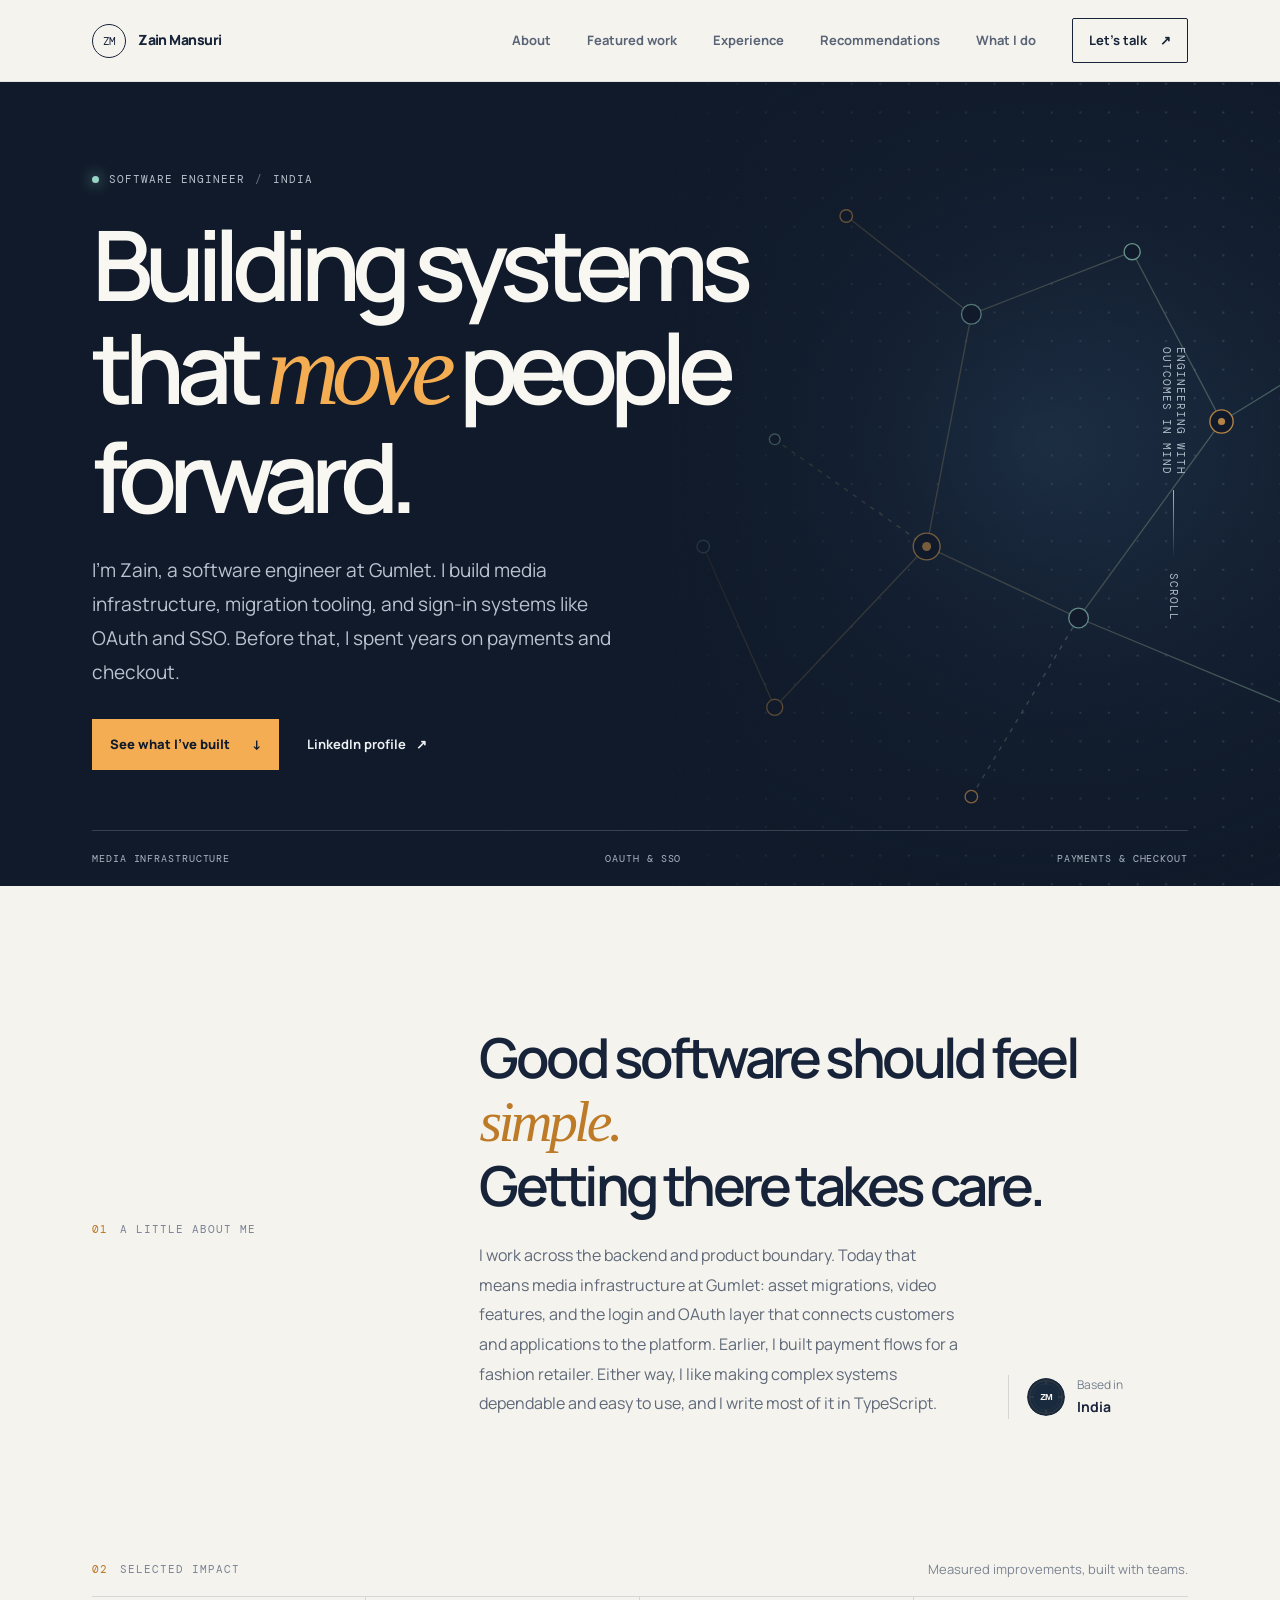
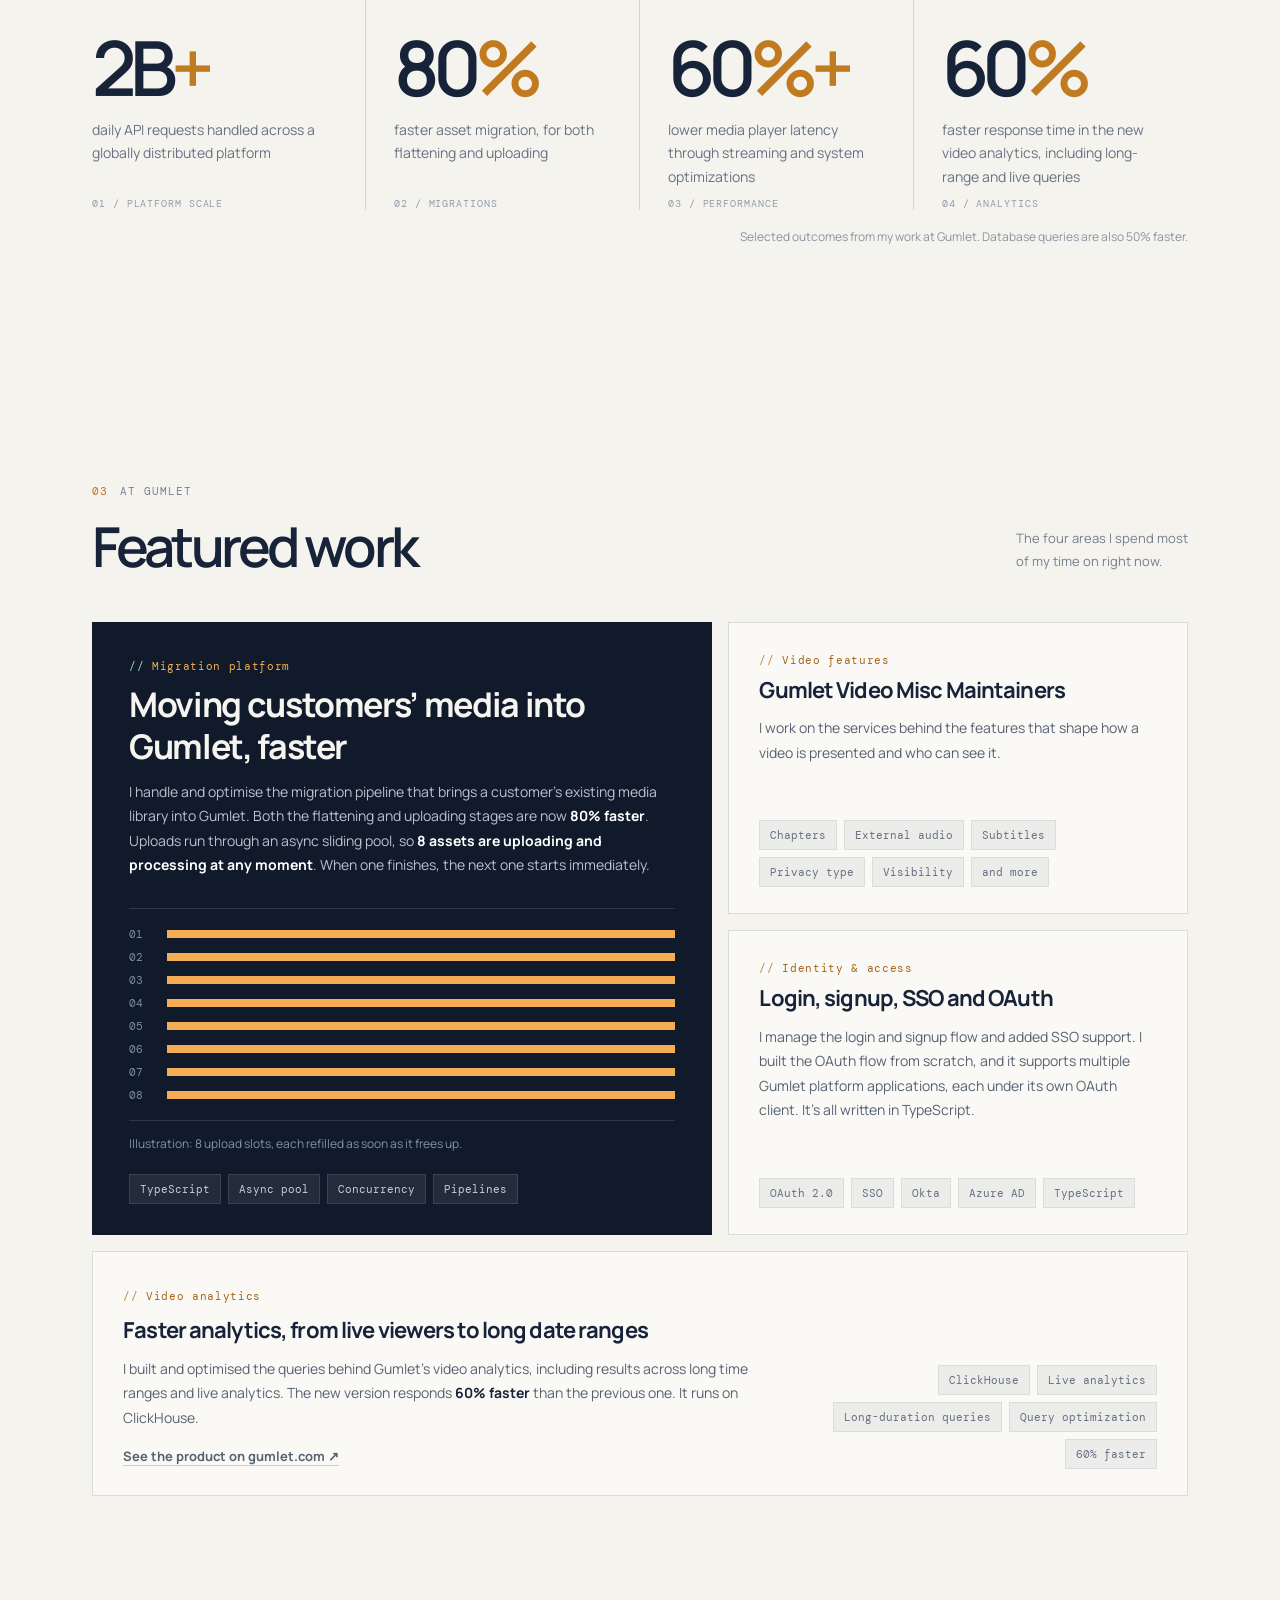
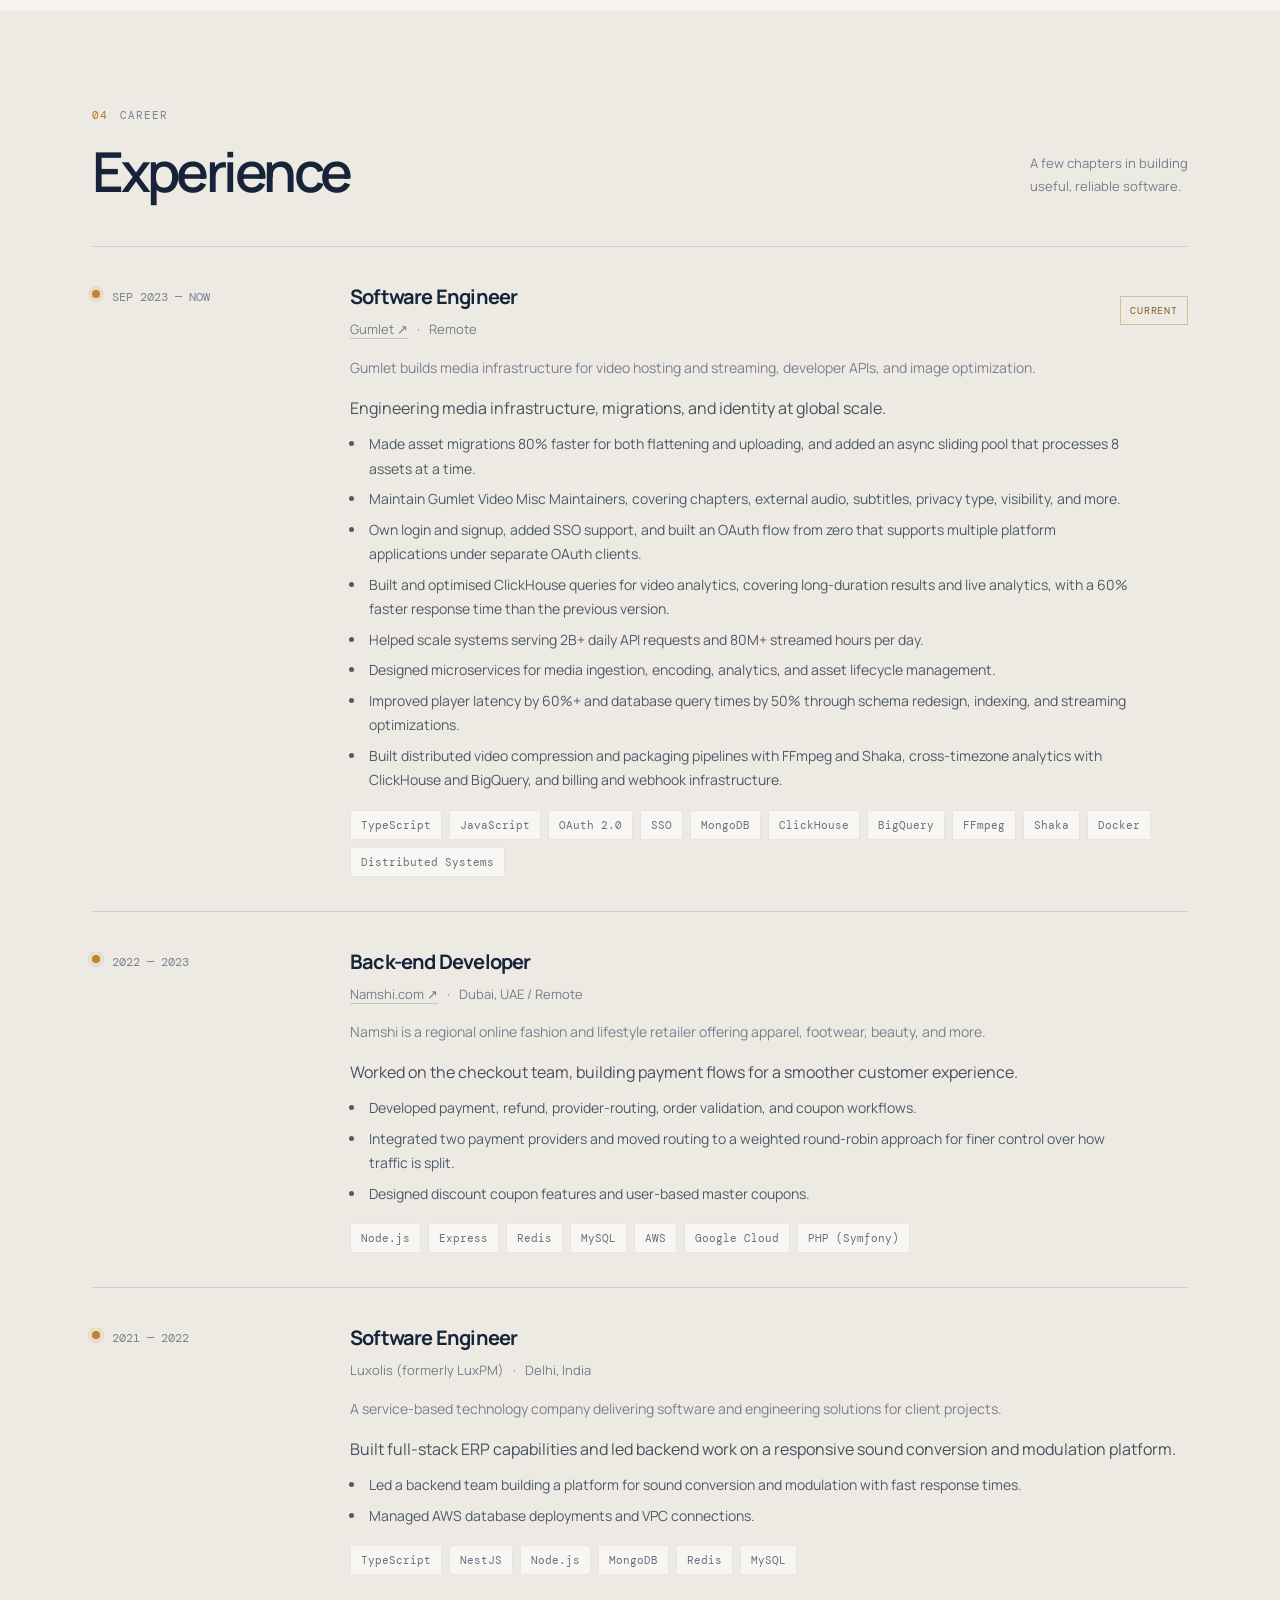
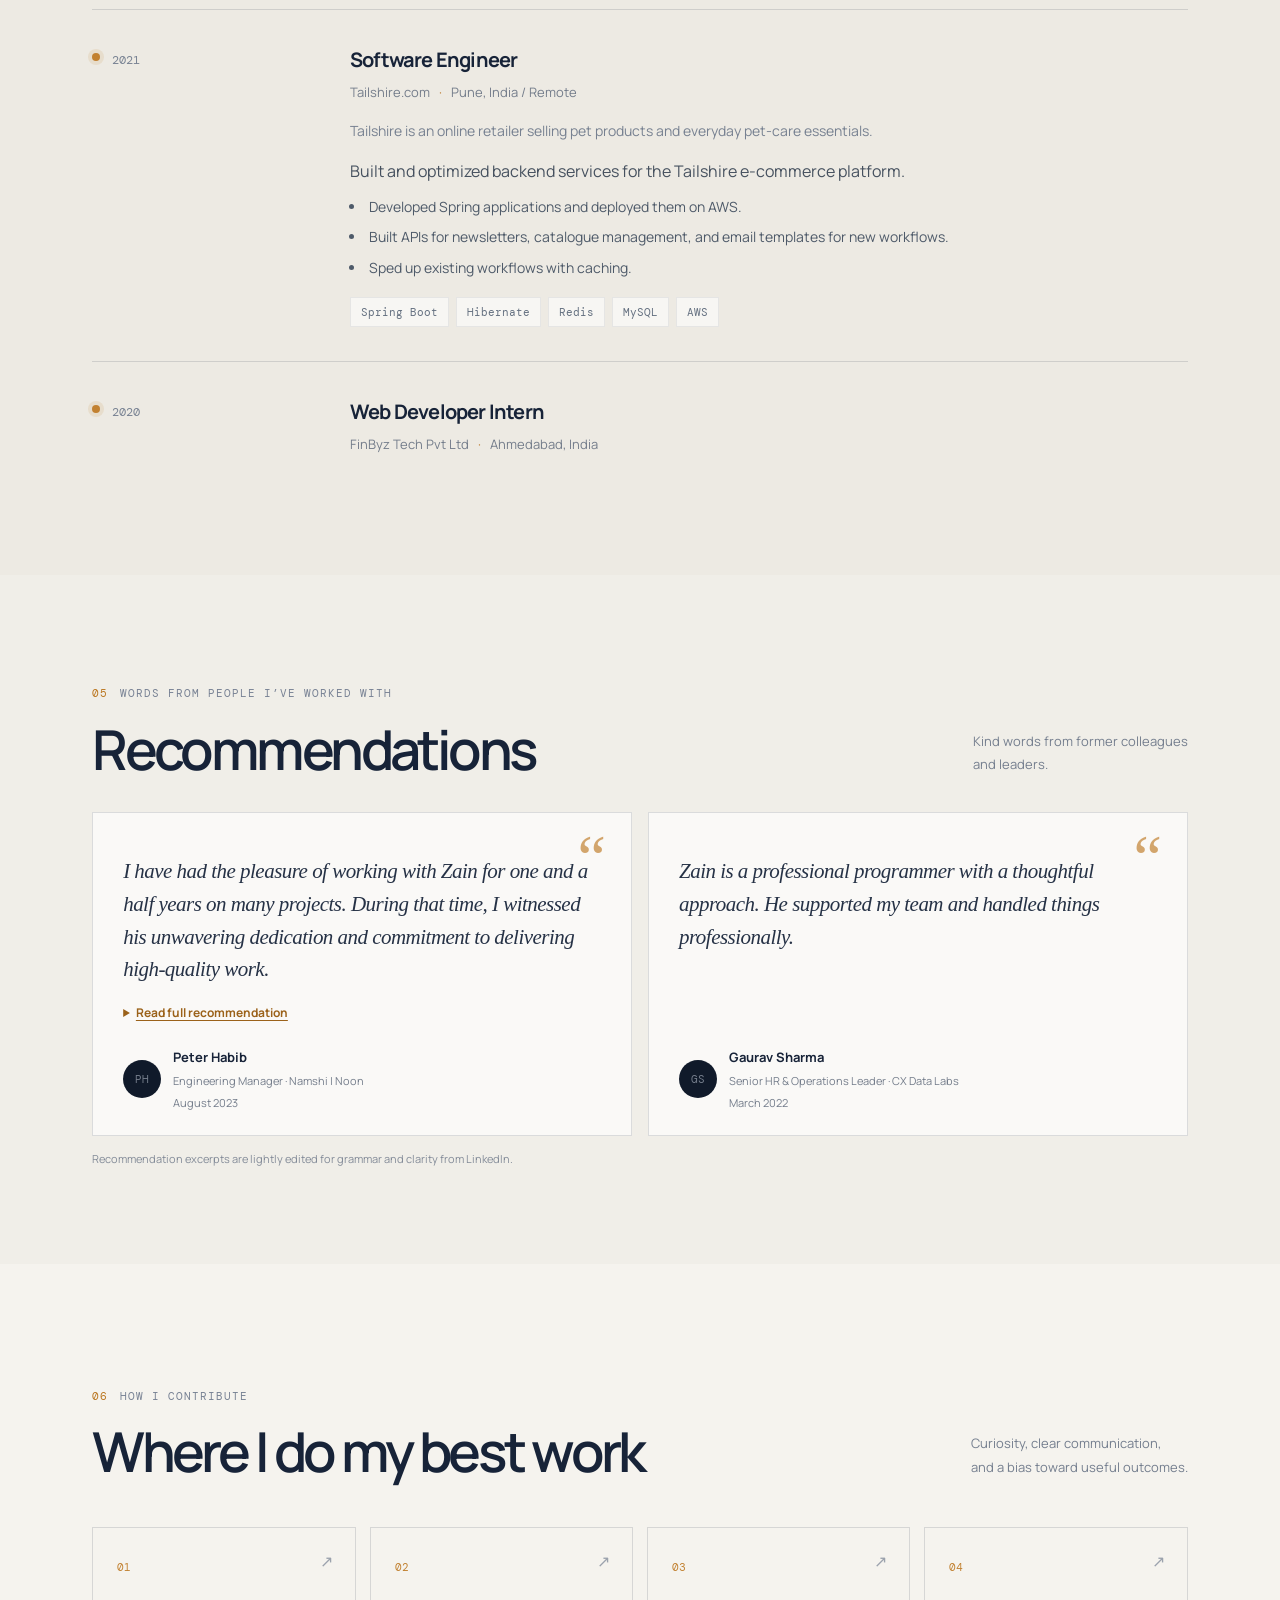
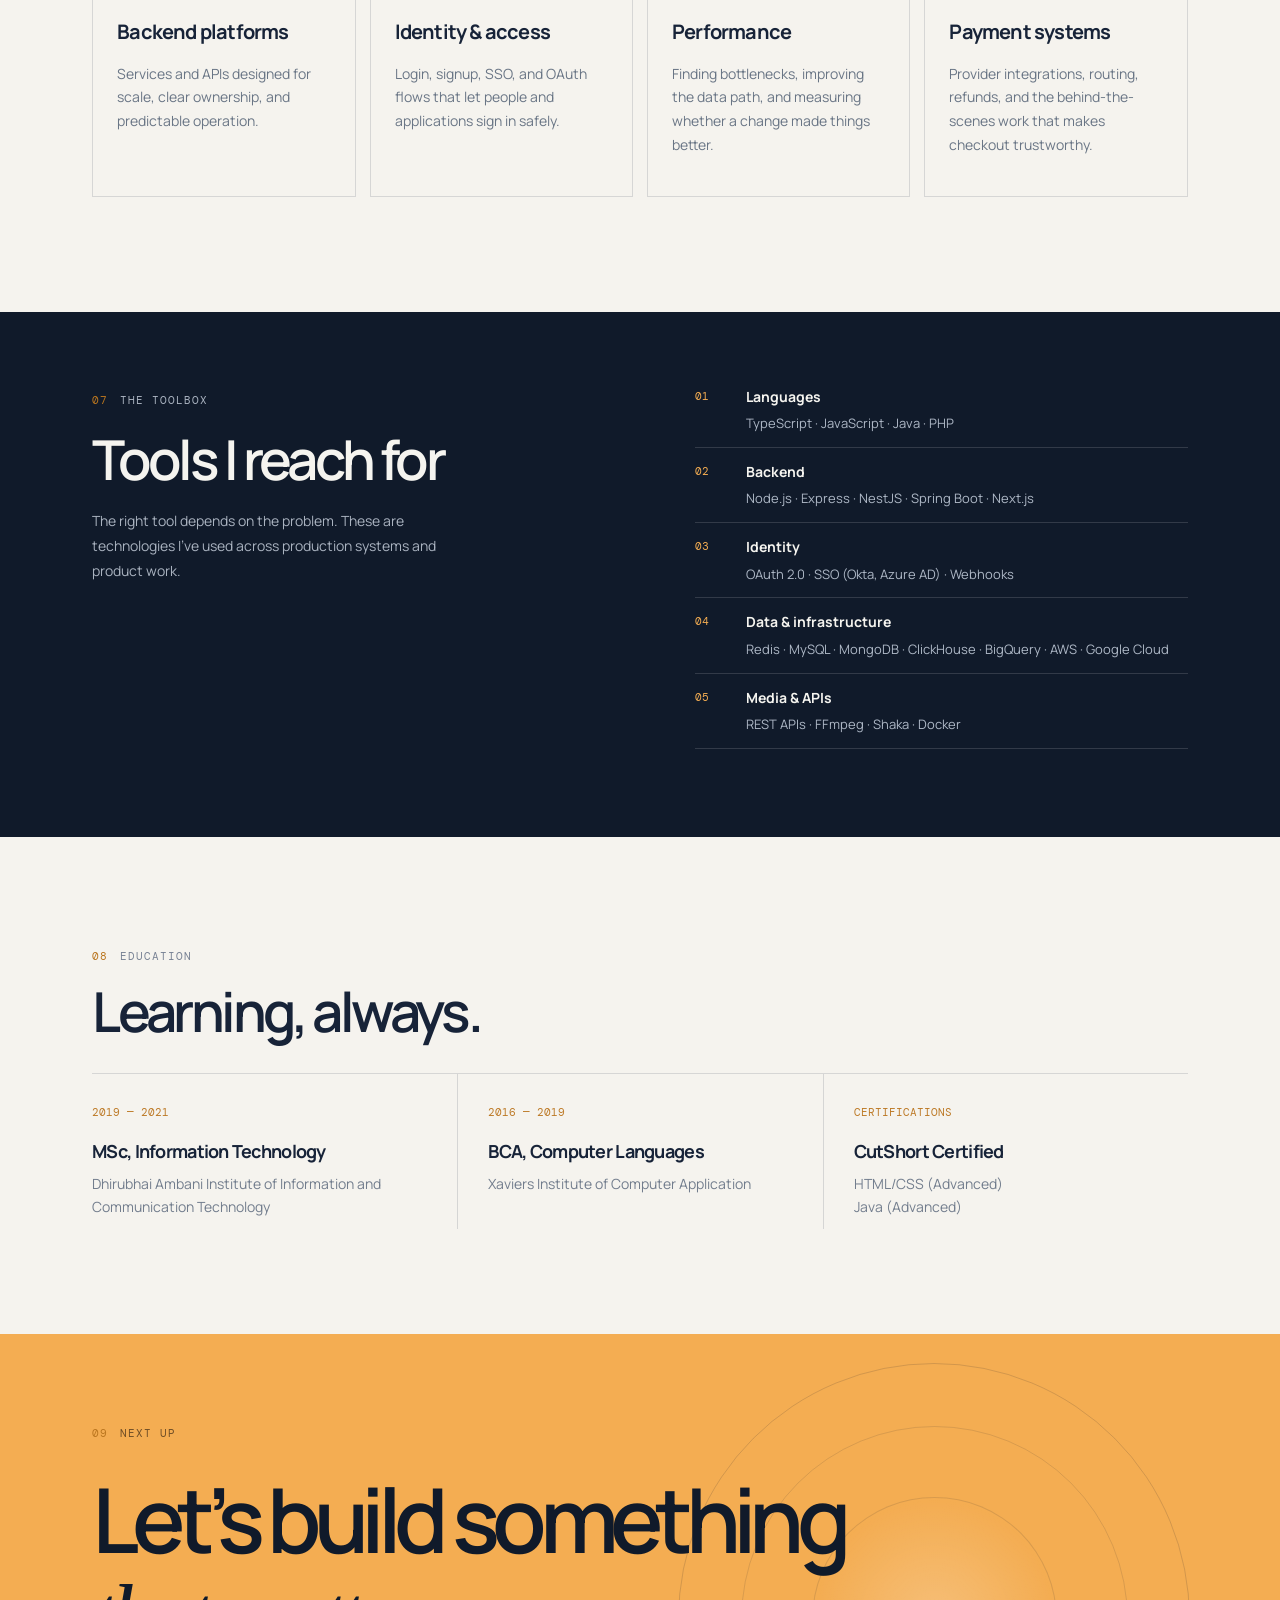
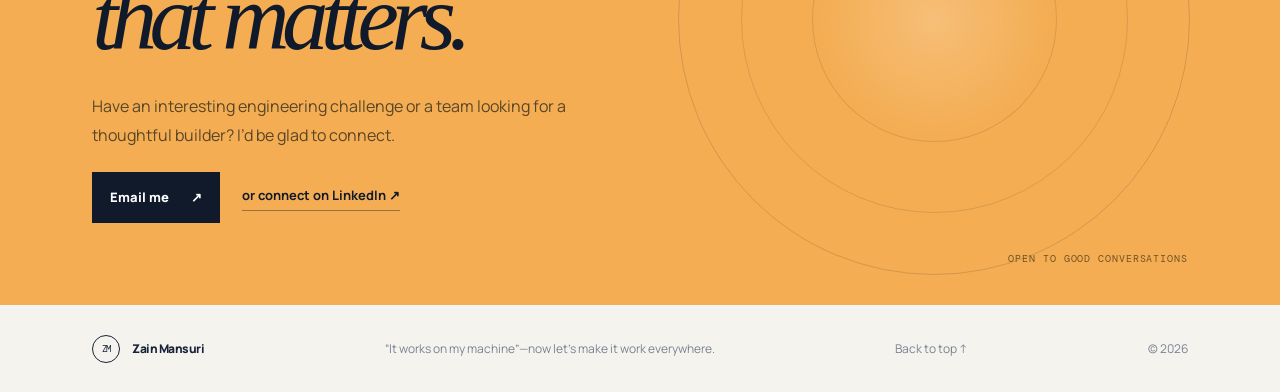
<file: index.html>
<!doctype html>
<html lang="en">
<head>
  <meta charset="utf-8">
  <meta name="viewport" content="width=device-width, initial-scale=1">
  <meta name="theme-color" content="#101a2a">
  <meta name="description" content="Zain Mansuri is a software engineer at Gumlet building media infrastructure, migration tooling, video analytics, and OAuth and SSO systems, with a background in payment and checkout platforms.">
  <link rel="canonical" href="https://zainmansuri.com/">
  <meta property="og:type" content="website">
  <meta property="og:title" content="Zain Mansuri — Software Engineer">
  <meta property="og:description" content="Media infrastructure, migrations, OAuth and SSO, and payment systems. Software engineer at Gumlet.">
  <meta property="og:url" content="https://zainmansuri.com/">
  <meta name="twitter:card" content="summary">
  <link rel="icon" href="data:image/svg+xml,%3Csvg xmlns='http://www.w3.org/2000/svg' viewBox='0 0 64 64'%3E%3Crect width='64' height='64' rx='32' fill='%23101a2a'/%3E%3Ctext x='32' y='40' font-family='monospace' font-size='24' text-anchor='middle' fill='%23f4ad52'%3EZM%3C/text%3E%3C/svg%3E">
  <title>Zain Mansuri — Software Engineer</title>
  <link rel="preconnect" href="https://fonts.googleapis.com">
  <link rel="preconnect" href="https://fonts.gstatic.com" crossorigin>
  <link href="https://fonts.googleapis.com/css2?family=DM+Mono:wght@400;500&family=Manrope:wght@400;500;600;700;800&display=swap" rel="stylesheet">
  <link rel="stylesheet" href="style.css">
  <script src="script.js" defer></script>
  <script type="application/ld+json">
  {
    "@context": "https://schema.org",
    "@type": "Person",
    "name": "Zain Mansuri",
    "url": "https://zainmansuri.com/",
    "jobTitle": "Software Engineer",
    "worksFor": { "@type": "Organization", "name": "Gumlet", "url": "https://www.gumlet.com/" },
    "address": { "@type": "PostalAddress", "addressCountry": "IN" },
    "sameAs": ["https://www.linkedin.com/in/mansuri-zain/"]
  }
  </script>
</head>
<body>
  <a class="skip-link" href="#main">Skip to content</a>
  <header class="site-header">
    <a class="wordmark" href="#home" aria-label="Zain Mansuri, home"><span class="wordmark-mark">ZM</span><span>Zain Mansuri</span></a>
    <button class="menu-toggle" type="button" aria-label="Open navigation" aria-expanded="false" aria-controls="site-nav"><span></span><span></span></button>
    <nav class="site-nav" id="site-nav" aria-label="Main navigation">
      <a href="#about">About</a><a href="#work">Featured work</a><a href="#experience">Experience</a><a href="#recommendations">Recommendations</a><a href="#focus">What I do</a><a class="nav-contact" href="#contact">Let’s talk <span aria-hidden="true">↗</span></a>
    </nav>
  </header>

  <main id="main">
    <section class="hero" id="home">
      <div class="hero-art" aria-hidden="true"></div>
      <div class="hero-copy">
        <p class="eyebrow"><span class="status-dot"></span> SOFTWARE ENGINEER <span class="eyebrow-divider">/</span> INDIA</p>
        <h1>Building systems<br>that <span class="accent-word">move</span> people<br>forward.</h1>
        <p class="hero-intro">I’m Zain, a software engineer at Gumlet. I build media infrastructure, migration tooling, and sign-in systems like OAuth and SSO. Before that, I spent years on payments and checkout.</p>
        <div class="hero-actions"><a class="button button-primary" href="#work">See what I’ve built <span aria-hidden="true">↓</span></a><a class="text-link" href="https://www.linkedin.com/in/mansuri-zain/" target="_blank" rel="noreferrer">LinkedIn profile <span aria-hidden="true">↗</span></a></div>
      </div>
      <div class="hero-terminal" aria-hidden="true"><div class="term-bar"><i></i><i></i><i></i><span>gumlet — zsh</span></div><div class="term-body"><p><b>~/gumlet $</b> migrate --pool 8</p><p class="ok">✓ flattening <em>80% faster</em></p><p class="ok">✓ uploading <em>80% faster</em></p><p class="dim">▸ 8 / 8 slots busy</p><p><b>~/gumlet $</b> auth --oauth --sso</p><p class="ok">✓ multi-app · separate OAuth clients</p><p><b>~/gumlet $</b> <span class="cursor"></span></p></div></div>
      <div class="hero-side-note" aria-hidden="true"><span>ENGINEERING WITH<br>OUTCOMES IN MIND</span><i></i><span>SCROLL</span></div>
      <div class="hero-bottom"><span>MEDIA INFRASTRUCTURE</span><span>OAUTH &amp; SSO</span><span>PAYMENTS &amp; CHECKOUT</span></div>
    </section>

    <section class="intro-section section-wrap" id="about">
      <div class="section-label"><span>01</span> A LITTLE ABOUT ME</div>
      <div class="intro-content">
        <h2>Good software should feel <span>simple.</span><br>Getting there takes care.</h2>
        <div class="intro-lower"><p>I work across the backend and product boundary. Today that means media infrastructure at Gumlet: asset migrations, video features, and the login and OAuth layer that connects customers and applications to the platform. Earlier, I built payment flows for a fashion retailer. Either way, I like making complex systems dependable and easy to use, and I write most of it in TypeScript.</p><div class="location-card"><img class="avatar-icon" src="images/avatar.svg" alt=""><span class="location-icon" aria-hidden="true">⌖</span><span>Based in<br><strong>India</strong></span></div></div>
      </div>
    </section>

    <section class="impact-section section-wrap" aria-label="Selected impact">
      <div class="impact-heading"><span class="section-label"><span>02</span> SELECTED IMPACT</span><span class="impact-caption">Measured improvements, built with teams.</span></div>
      <div class="impact-grid">
        <article class="impact-card"><span class="impact-number">2B<span>+</span></span><p>daily API requests handled across a globally distributed platform</p><span class="impact-index">01 / PLATFORM SCALE</span></article>
        <article class="impact-card"><span class="impact-number">80<span>%</span></span><p>faster asset migration, for both flattening and uploading</p><span class="impact-index">02 / MIGRATIONS</span></article>
        <article class="impact-card"><span class="impact-number">60<span>%+</span></span><p>lower media player latency through streaming and system optimizations</p><span class="impact-index">03 / PERFORMANCE</span></article>
        <article class="impact-card"><span class="impact-number">60<span>%</span></span><p>faster response time in the new video analytics, including long-range and live queries</p><span class="impact-index">04 / ANALYTICS</span></article>
      </div>
      <p class="impact-footnote">Selected outcomes from my work at Gumlet. Database queries are also 50% faster.</p>
    </section>

    <section class="work-section section-wrap" id="work" aria-labelledby="work-title">
      <div class="section-heading"><div><span class="section-label"><span>03</span> AT GUMLET</span><h2 id="work-title">Featured work</h2></div><p>The four areas I spend most<br>of my time on right now.</p></div>
      <div class="work-grid">
        <article class="work-card work-feature">
          <span class="work-kicker">Migration platform</span>
          <h3>Moving customers’ media into Gumlet, faster</h3>
          <p>I handle and optimise the migration pipeline that brings a customer’s existing media library into Gumlet. Both the flattening and uploading stages are now <strong>80% faster</strong>. Uploads run through an async sliding pool, so <strong>8 assets are uploading and processing at any moment</strong>. When one finishes, the next one starts immediately.</p>
          <div class="pool" aria-hidden="true">
            <div class="pool-lane" style="--d:3.4s;--delay:-.4s;--w:.78"><span>01</span><span class="pool-track"><i class="pool-job"></i></span></div>
            <div class="pool-lane" style="--d:2.6s;--delay:-1.9s;--w:.5"><span>02</span><span class="pool-track"><i class="pool-job"></i></span></div>
            <div class="pool-lane" style="--d:4.1s;--delay:-2.2s;--w:.9"><span>03</span><span class="pool-track"><i class="pool-job"></i></span></div>
            <div class="pool-lane" style="--d:3s;--delay:-.9s;--w:.62"><span>04</span><span class="pool-track"><i class="pool-job"></i></span></div>
            <div class="pool-lane" style="--d:3.8s;--delay:-3.1s;--w:.38"><span>05</span><span class="pool-track"><i class="pool-job"></i></span></div>
            <div class="pool-lane" style="--d:2.9s;--delay:-1.2s;--w:.85"><span>06</span><span class="pool-track"><i class="pool-job"></i></span></div>
            <div class="pool-lane" style="--d:3.6s;--delay:-2.7s;--w:.55"><span>07</span><span class="pool-track"><i class="pool-job"></i></span></div>
            <div class="pool-lane" style="--d:2.4s;--delay:-.2s;--w:.7"><span>08</span><span class="pool-track"><i class="pool-job"></i></span></div>
          </div>
          <p class="pool-caption">Illustration: 8 upload slots, each refilled as soon as it frees up.</p>
          <div class="tag-list"><span>TypeScript</span><span>Async pool</span><span>Concurrency</span><span>Pipelines</span></div>
        </article>
        <article class="work-card">
          <span class="work-kicker">Video features</span>
          <h3>Gumlet Video Misc Maintainers</h3>
          <p>I work on the services behind the features that shape how a video is presented and who can see it.</p>
          <div class="tag-list"><span>Chapters</span><span>External audio</span><span>Subtitles</span><span>Privacy type</span><span>Visibility</span><span>and more</span></div>
        </article>
        <article class="work-card">
          <span class="work-kicker">Identity &amp; access</span>
          <h3>Login, signup, SSO and OAuth</h3>
          <p>I manage the login and signup flow and added SSO support. I built the OAuth flow from scratch, and it supports multiple Gumlet platform applications, each under its own OAuth client. It’s all written in TypeScript.</p>
          <div class="tag-list"><span>OAuth 2.0</span><span>SSO</span><span>Okta</span><span>Azure AD</span><span>TypeScript</span></div>
        </article>
        <article class="work-card work-wide">
          <div>
            <span class="work-kicker">Video analytics</span>
            <h3>Faster analytics, from live viewers to long date ranges</h3>
            <p>I built and optimised the queries behind Gumlet’s video analytics, including results across long time ranges and live analytics. The new version responds <strong>60% faster</strong> than the previous one. It runs on ClickHouse.</p>
            <p class="work-link"><a class="company-link" href="https://www.gumlet.com/video-analytics/" target="_blank" rel="noreferrer">See the product on gumlet.com ↗</a></p>
          </div>
          <div class="tag-list"><span>ClickHouse</span><span>Live analytics</span><span>Long-duration queries</span><span>Query optimization</span><span>60% faster</span></div>
        </article>
      </div>
    </section>

    <section class="experience-section section-wrap" id="experience">
      <div class="section-heading"><div><span class="section-label"><span>04</span> CAREER</span><h2>Experience</h2></div><p>A few chapters in building<br>useful, reliable software.</p></div>
      <div class="timeline">
        <article class="role-card role-current reveal"><div class="role-date"><span class="timeline-dot"></span>SEP 2023 — NOW</div><div class="role-main"><div class="role-title-row"><div><h3>Software Engineer</h3><p class="role-company"><a class="company-link" href="https://www.gumlet.com/" target="_blank" rel="noreferrer">Gumlet ↗</a> <span>·</span> Remote</p></div><span class="role-tag">CURRENT</span></div><p class="company-info">Gumlet builds media infrastructure for video hosting and streaming, developer APIs, and image optimization.</p><p class="role-summary">Engineering media infrastructure, migrations, and identity at global scale.</p><ul><li>Made asset migrations 80% faster for both flattening and uploading, and added an async sliding pool that processes 8 assets at a time.</li><li>Maintain Gumlet Video Misc Maintainers, covering chapters, external audio, subtitles, privacy type, visibility, and more.</li><li>Own login and signup, added SSO support, and built an OAuth flow from zero that supports multiple platform applications under separate OAuth clients.</li><li>Built and optimised ClickHouse queries for video analytics, covering long-duration results and live analytics, with a 60% faster response time than the previous version.</li><li>Helped scale systems serving 2B+ daily API requests and 80M+ streamed hours per day.</li><li>Designed microservices for media ingestion, encoding, analytics, and asset lifecycle management.</li><li>Improved player latency by 60%+ and database query times by 50% through schema redesign, indexing, and streaming optimizations.</li><li>Built distributed video compression and packaging pipelines with FFmpeg and Shaka, cross-timezone analytics with ClickHouse and BigQuery, and billing and webhook infrastructure.</li></ul><div class="tag-list"><span>TypeScript</span><span>JavaScript</span><span>OAuth 2.0</span><span>SSO</span><span>MongoDB</span><span>ClickHouse</span><span>BigQuery</span><span>FFmpeg</span><span>Shaka</span><span>Docker</span><span>Distributed Systems</span></div></div></article>
        <article class="role-card reveal"><div class="role-date"><span class="timeline-dot"></span>2022 — 2023</div><div class="role-main"><div class="role-title-row"><div><h3>Back-end Developer</h3><p class="role-company"><a class="company-link" href="https://www.namshi.com/" target="_blank" rel="noreferrer">Namshi.com ↗</a> <span>·</span> Dubai, UAE / Remote</p></div></div><p class="company-info">Namshi is a regional online fashion and lifestyle retailer offering apparel, footwear, beauty, and more.</p><p class="role-summary">Worked on the checkout team, building payment flows for a smoother customer experience.</p><ul><li>Developed payment, refund, provider-routing, order validation, and coupon workflows.</li><li>Integrated two payment providers and moved routing to a weighted round-robin approach for finer control over how traffic is split.</li><li>Designed discount coupon features and user-based master coupons.</li></ul><div class="tag-list"><span>Node.js</span><span>Express</span><span>Redis</span><span>MySQL</span><span>AWS</span><span>Google Cloud</span><span>PHP (Symfony)</span></div></div></article>
        <article class="role-card reveal"><div class="role-date"><span class="timeline-dot"></span>2021 — 2022</div><div class="role-main"><div class="role-title-row"><div><h3>Software Engineer</h3><p class="role-company">Luxolis (formerly LuxPM) <span>·</span> Delhi, India</p></div></div><p class="company-info">A service-based technology company delivering software and engineering solutions for client projects.</p><p class="role-summary">Built full-stack ERP capabilities and led backend work on a responsive sound conversion and modulation platform.</p><ul><li>Led a backend team building a platform for sound conversion and modulation with fast response times.</li><li>Managed AWS database deployments and VPC connections.</li></ul><div class="tag-list"><span>TypeScript</span><span>NestJS</span><span>Node.js</span><span>MongoDB</span><span>Redis</span><span>MySQL</span></div></div></article>
        <article class="role-card reveal"><div class="role-date"><span class="timeline-dot"></span>2021</div><div class="role-main"><div class="role-title-row"><div><h3>Software Engineer</h3><p class="role-company">Tailshire.com <span>·</span> Pune, India / Remote</p></div></div><p class="company-info">Tailshire is an online retailer selling pet products and everyday pet-care essentials.</p><p class="role-summary">Built and optimized backend services for the Tailshire e-commerce platform.</p><ul><li>Developed Spring applications and deployed them on AWS.</li><li>Built APIs for newsletters, catalogue management, and email templates for new workflows.</li><li>Sped up existing workflows with caching.</li></ul><div class="tag-list"><span>Spring Boot</span><span>Hibernate</span><span>Redis</span><span>MySQL</span><span>AWS</span></div></div></article>
        <article class="role-card role-last reveal"><div class="role-date"><span class="timeline-dot"></span>2020</div><div class="role-main"><div class="role-title-row"><div><h3>Web Developer Intern</h3><p class="role-company">FinByz Tech Pvt Ltd <span>·</span> Ahmedabad, India</p></div></div></div></article>
      </div>
    </section>

    <section class="recommendations-section section-wrap" id="recommendations" aria-labelledby="recommendations-title">
      <div class="section-heading"><div><span class="section-label"><span>05</span> WORDS FROM PEOPLE I’VE WORKED WITH</span><h2 id="recommendations-title">Recommendations</h2></div><p>Kind words from former colleagues<br>and leaders.</p></div>
      <div class="testimonials-grid">
        <article class="testimonial-card reveal"><span class="quote-mark" aria-hidden="true">“</span><blockquote>I have had the pleasure of working with Zain for one and a half years on many projects. During that time, I witnessed his unwavering dedication and commitment to delivering high-quality work.</blockquote><details class="testimonial-more"><summary>Read full recommendation</summary><div><p>Zain consistently went above and beyond to ensure our projects were completed to the highest standards. He demonstrated a strong work ethic, putting in extra hours and effort to ensure our deadlines were met. His attention to detail and ability to learn quickly have been invaluable to my team.</p><p>One of Zain’s greatest strengths is his ability to work well in a team environment. He is an excellent communicator and has a talent for finding solutions that benefit everyone. He was always willing to lend a hand and support his colleagues, helping create a positive and productive work environment.</p></div></details><div class="testimonial-person"><span class="testimonial-initials" aria-hidden="true">PH</span><div><strong>Peter Habib</strong><span>Engineering Manager · Namshi | Noon</span><time datetime="2023-08-11">August 2023</time></div></div></article>
        <article class="testimonial-card reveal"><span class="quote-mark" aria-hidden="true">“</span><blockquote>Zain is a professional programmer with a thoughtful approach. He supported my team and handled things professionally.</blockquote><div class="testimonial-person"><span class="testimonial-initials" aria-hidden="true">GS</span><div><strong>Gaurav Sharma</strong><span>Senior HR &amp; Operations Leader · CX Data Labs</span><time datetime="2022-03-17">March 2022</time></div></div></article>
      </div>
      <p class="testimonial-note">Recommendation excerpts are lightly edited for grammar and clarity from LinkedIn.</p>
    </section>

    <section class="focus-section section-wrap" id="focus">
      <div class="section-heading"><div><span class="section-label"><span>06</span> HOW I CONTRIBUTE</span><h2>Where I do my best work</h2></div><p>Curiosity, clear communication,<br>and a bias toward useful outcomes.</p></div>
      <div class="focus-grid">
        <article class="focus-card reveal"><span class="focus-icon">01</span><h3>Backend platforms</h3><p>Services and APIs designed for scale, clear ownership, and predictable operation.</p><span class="focus-arrow" aria-hidden="true">↗</span></article>
        <article class="focus-card reveal"><span class="focus-icon">02</span><h3>Identity &amp; access</h3><p>Login, signup, SSO, and OAuth flows that let people and applications sign in safely.</p><span class="focus-arrow" aria-hidden="true">↗</span></article>
        <article class="focus-card reveal"><span class="focus-icon">03</span><h3>Performance</h3><p>Finding bottlenecks, improving the data path, and measuring whether a change made things better.</p><span class="focus-arrow" aria-hidden="true">↗</span></article>
        <article class="focus-card reveal"><span class="focus-icon">04</span><h3>Payment systems</h3><p>Provider integrations, routing, refunds, and the behind-the-scenes work that makes checkout trustworthy.</p><span class="focus-arrow" aria-hidden="true">↗</span></article>
      </div>
    </section>

    <section class="toolbox-section section-wrap">
      <div class="toolbox-copy"><span class="section-label"><span>07</span> THE TOOLBOX</span><h2>Tools I reach for</h2><p>The right tool depends on the problem. These are technologies I’ve used across production systems and product work.</p></div>
      <div class="toolbox-list"><div><span>01</span><strong>Languages</strong><p>TypeScript · JavaScript · Java · PHP</p></div><div><span>02</span><strong>Backend</strong><p>Node.js · Express · NestJS · Spring Boot · Next.js</p></div><div><span>03</span><strong>Identity</strong><p>OAuth 2.0 · SSO (Okta, Azure AD) · Webhooks</p></div><div><span>04</span><strong>Data &amp; infrastructure</strong><p>Redis · MySQL · MongoDB · ClickHouse · BigQuery · AWS · Google Cloud</p></div><div><span>05</span><strong>Media &amp; APIs</strong><p>REST APIs · FFmpeg · Shaka · Docker</p></div></div>
    </section>

    <section class="education-section section-wrap"><div class="section-heading"><div><span class="section-label"><span>08</span> EDUCATION</span><h2>Learning, always.</h2></div></div><div class="education-grid"><article><span class="education-years">2019 — 2021</span><h3>MSc, Information Technology</h3><p>Dhirubhai Ambani Institute of Information and Communication Technology</p></article><article><span class="education-years">2016 — 2019</span><h3>BCA, Computer Languages</h3><p>Xaviers Institute of Computer Application</p></article><article><span class="education-years">CERTIFICATIONS</span><h3>CutShort Certified</h3><p>HTML/CSS (Advanced)<br>Java (Advanced)</p></article></div></section>

    <section class="contact-section section-wrap" id="contact"><div class="contact-orbit" aria-hidden="true"></div><span class="section-label"><span>09</span> NEXT UP</span><h2>Let’s build something<br><span>that matters.</span></h2><p>Have an interesting engineering challenge or a team looking for a thoughtful builder? I’d be glad to connect.</p><div class="contact-actions"><a class="button button-light" href="mailto:zainmansuri7@outlook.com">Email me <span aria-hidden="true">↗</span></a><a class="contact-linkedin" href="https://www.linkedin.com/in/mansuri-zain/" target="_blank" rel="noreferrer">or connect on LinkedIn ↗</a></div><span class="contact-note">OPEN TO GOOD CONVERSATIONS</span></section>
  </main>
  <footer class="site-footer"><a class="wordmark" href="#home"><span class="wordmark-mark">ZM</span><span>Zain Mansuri</span></a><p>“It works on my machine”—now let’s make it work everywhere.</p><a href="#home" class="back-top">Back to top ↑</a><span class="footer-year">© <span id="year">2026</span></span></footer>
</body>
</html>
</file>
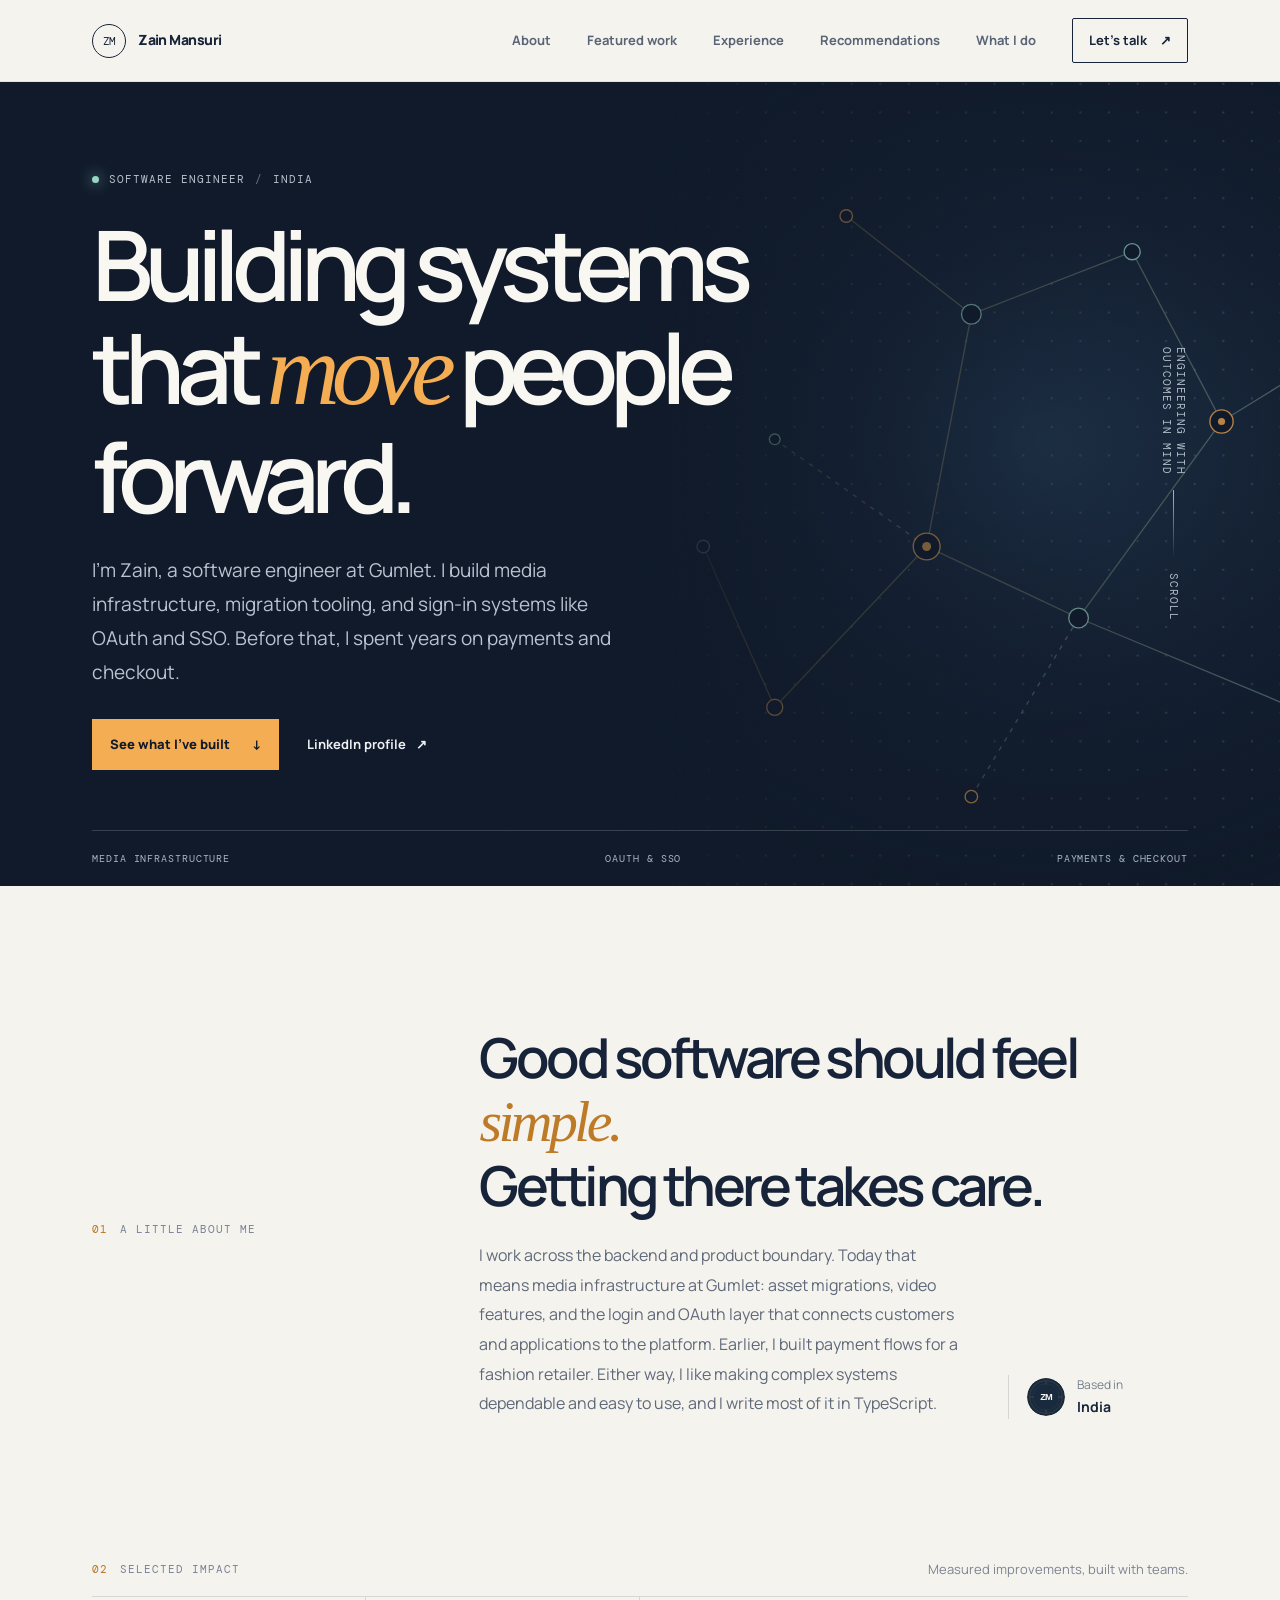
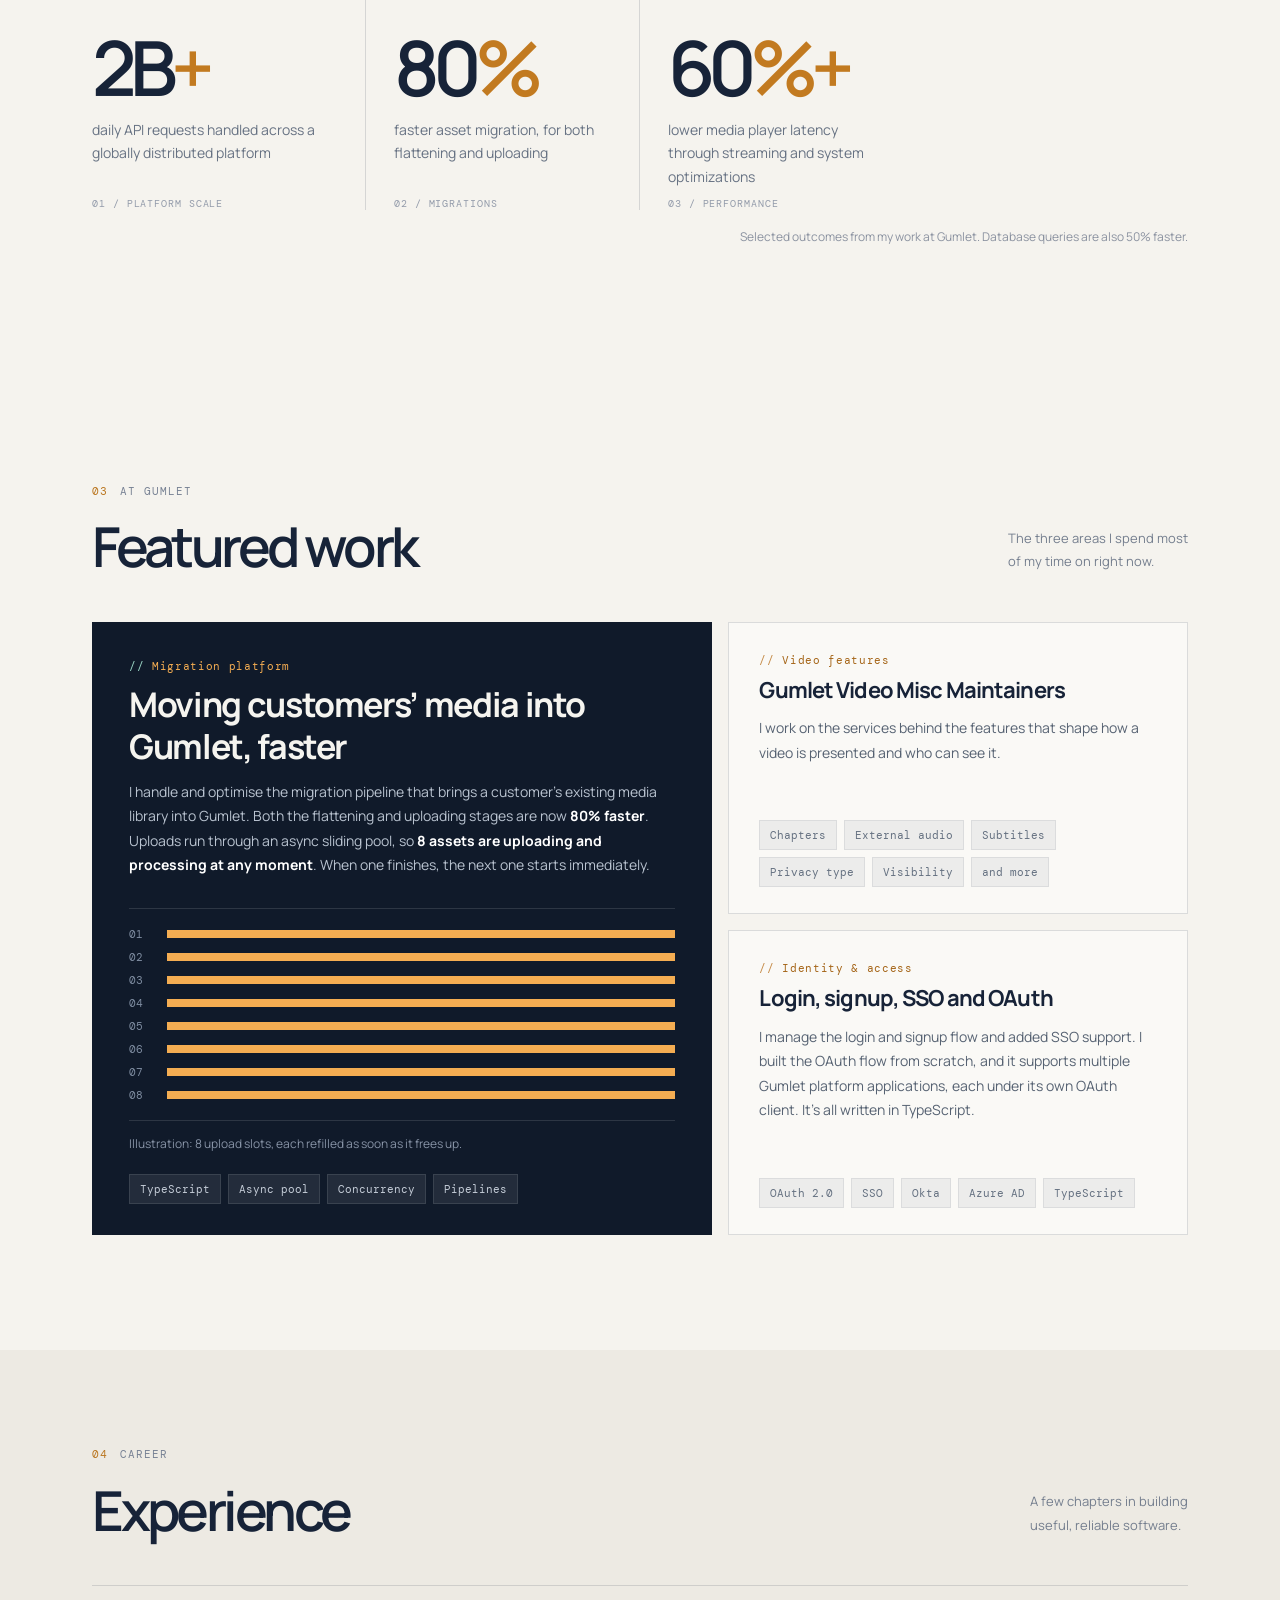
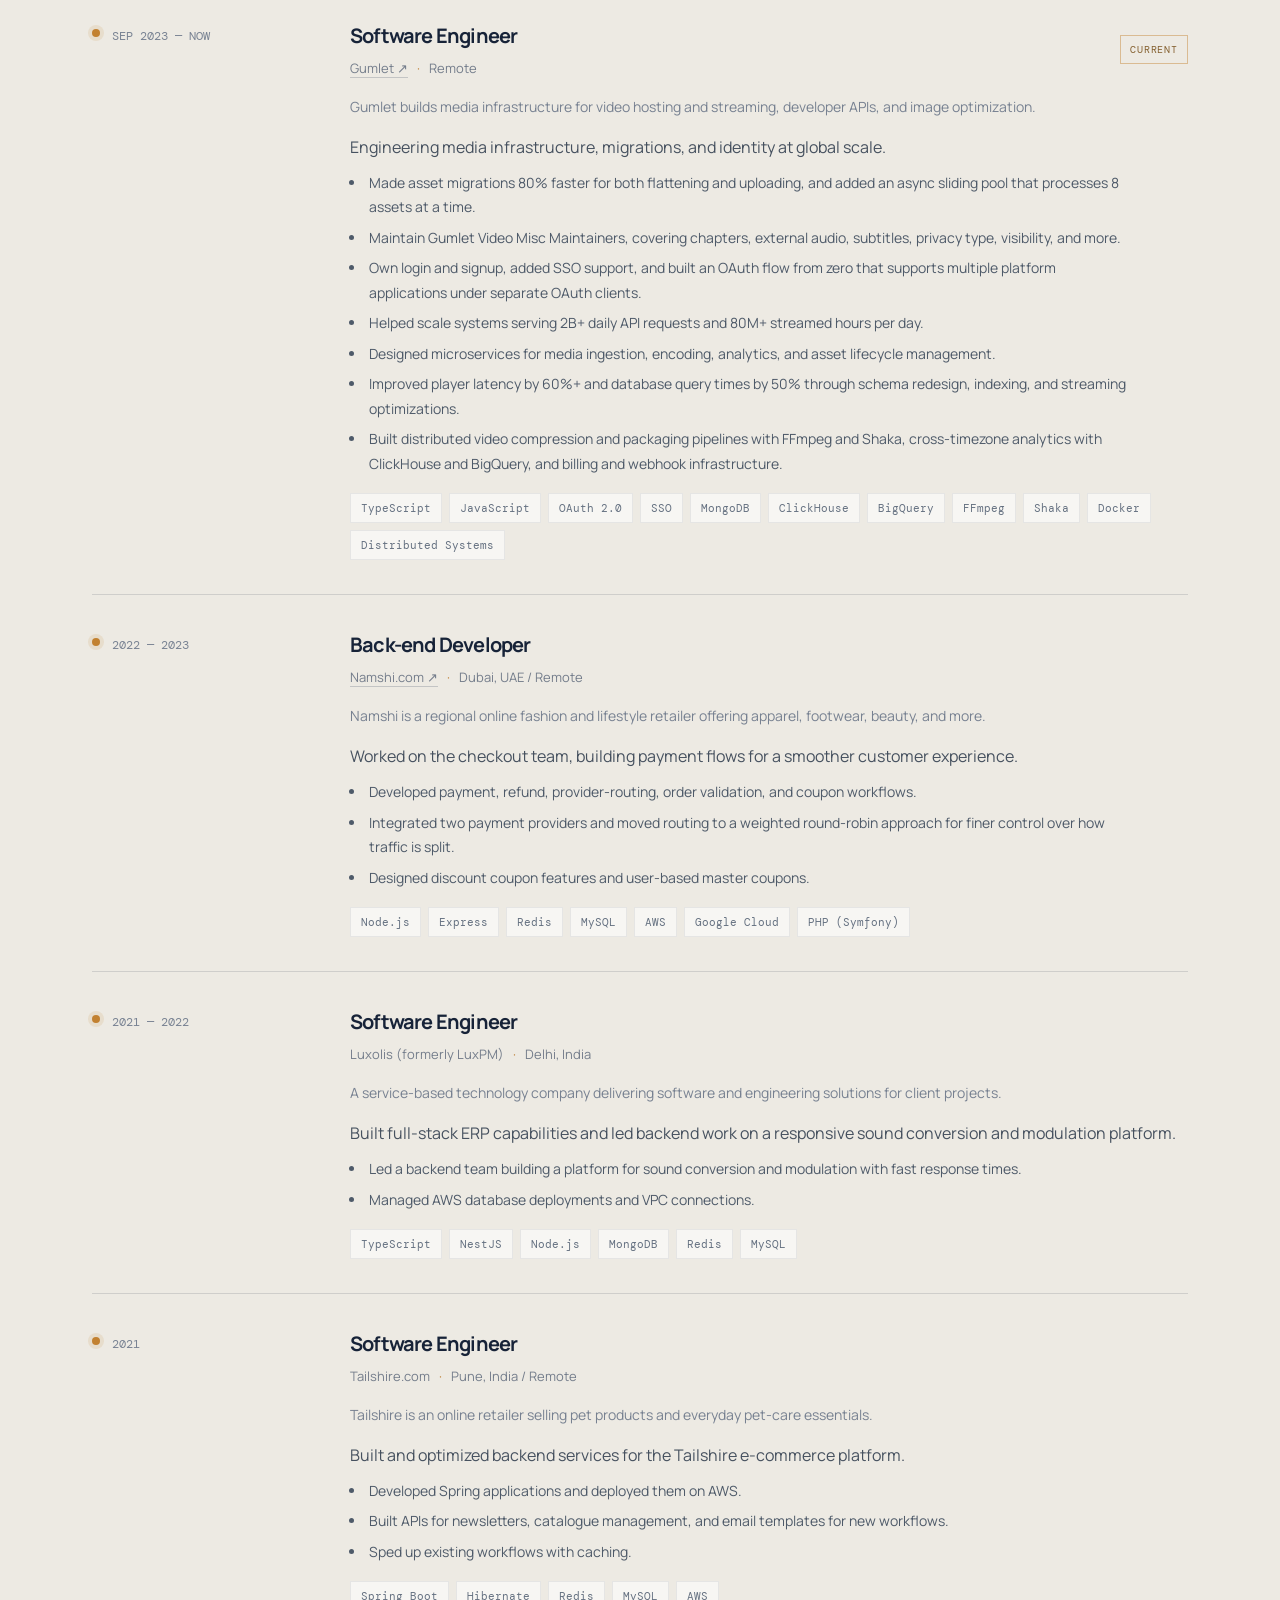
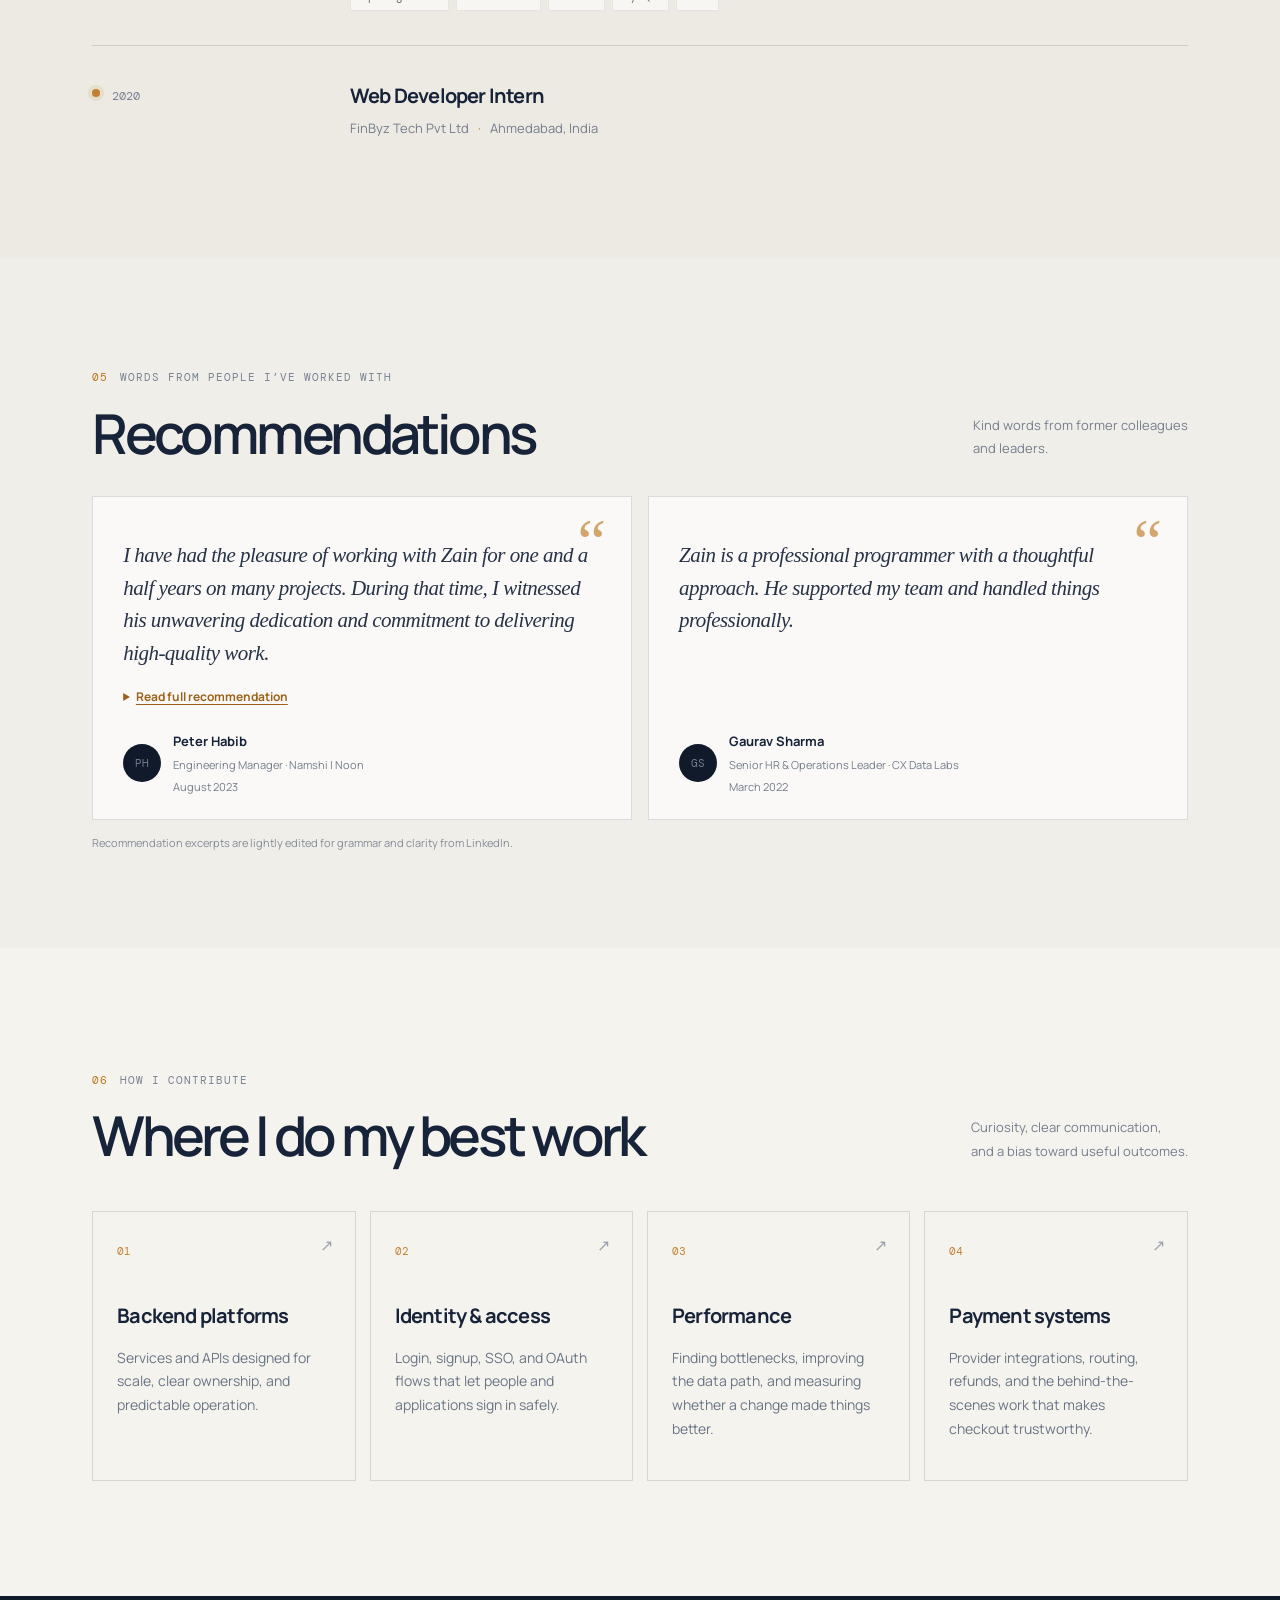
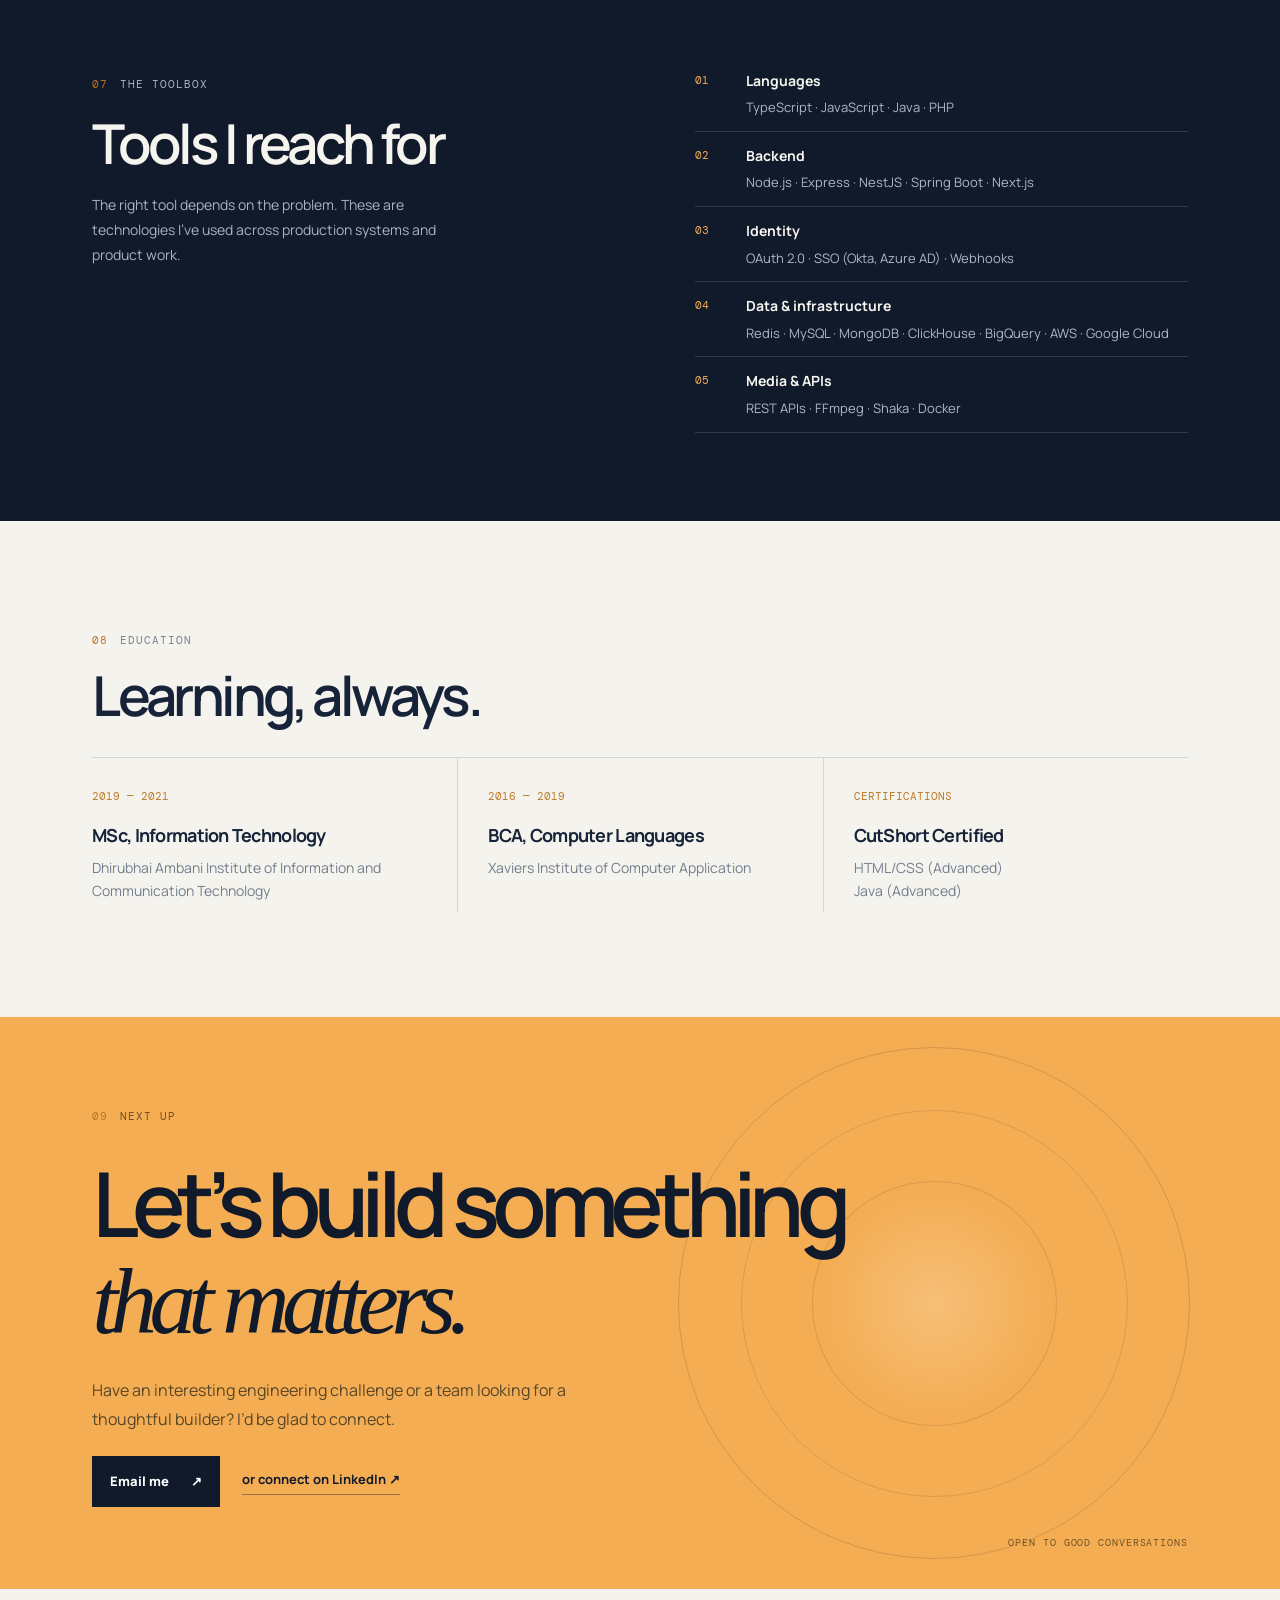
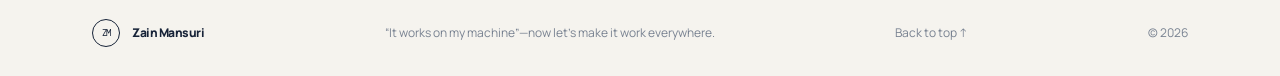
<file: index_1.html>
<!doctype html>
<html lang="en">
<head>
  <meta charset="utf-8">
  <meta name="viewport" content="width=device-width, initial-scale=1">
  <meta name="theme-color" content="#101a2a">
  <meta name="description" content="Zain Mansuri is a software engineer at Gumlet building media infrastructure, migration tooling, and OAuth and SSO systems, with a background in payment and checkout platforms.">
  <link rel="canonical" href="https://zainmansuri.com/">
  <meta property="og:type" content="website">
  <meta property="og:title" content="Zain Mansuri — Software Engineer">
  <meta property="og:description" content="Media infrastructure, migrations, OAuth and SSO, and payment systems. Software engineer at Gumlet.">
  <meta property="og:url" content="https://zainmansuri.com/">
  <meta name="twitter:card" content="summary">
  <link rel="icon" href="data:image/svg+xml,%3Csvg xmlns='http://www.w3.org/2000/svg' viewBox='0 0 64 64'%3E%3Crect width='64' height='64' rx='32' fill='%23101a2a'/%3E%3Ctext x='32' y='40' font-family='monospace' font-size='24' text-anchor='middle' fill='%23f4ad52'%3EZM%3C/text%3E%3C/svg%3E">
  <title>Zain Mansuri — Software Engineer</title>
  <link rel="preconnect" href="https://fonts.googleapis.com">
  <link rel="preconnect" href="https://fonts.gstatic.com" crossorigin>
  <link href="https://fonts.googleapis.com/css2?family=DM+Mono:wght@400;500&family=Manrope:wght@400;500;600;700;800&display=swap" rel="stylesheet">
  <link rel="stylesheet" href="style.css">
  <script src="script.js" defer></script>
  <script type="application/ld+json">
  {
    "@context": "https://schema.org",
    "@type": "Person",
    "name": "Zain Mansuri",
    "url": "https://zainmansuri.com/",
    "jobTitle": "Software Engineer",
    "worksFor": { "@type": "Organization", "name": "Gumlet", "url": "https://www.gumlet.com/" },
    "address": { "@type": "PostalAddress", "addressCountry": "IN" },
    "sameAs": ["https://www.linkedin.com/in/mansuri-zain/"]
  }
  </script>
</head>
<body>
  <a class="skip-link" href="#main">Skip to content</a>
  <header class="site-header">
    <a class="wordmark" href="#home" aria-label="Zain Mansuri, home"><span class="wordmark-mark">ZM</span><span>Zain Mansuri</span></a>
    <button class="menu-toggle" type="button" aria-label="Open navigation" aria-expanded="false" aria-controls="site-nav"><span></span><span></span></button>
    <nav class="site-nav" id="site-nav" aria-label="Main navigation">
      <a href="#about">About</a><a href="#work">Featured work</a><a href="#experience">Experience</a><a href="#recommendations">Recommendations</a><a href="#focus">What I do</a><a class="nav-contact" href="#contact">Let’s talk <span aria-hidden="true">↗</span></a>
    </nav>
  </header>

  <main id="main">
    <section class="hero" id="home">
      <div class="hero-art" aria-hidden="true"></div>
      <div class="hero-copy">
        <p class="eyebrow"><span class="status-dot"></span> SOFTWARE ENGINEER <span class="eyebrow-divider">/</span> INDIA</p>
        <h1>Building systems<br>that <span class="accent-word">move</span> people<br>forward.</h1>
        <p class="hero-intro">I’m Zain, a software engineer at Gumlet. I build media infrastructure, migration tooling, and sign-in systems like OAuth and SSO. Before that, I spent years on payments and checkout.</p>
        <div class="hero-actions"><a class="button button-primary" href="#work">See what I’ve built <span aria-hidden="true">↓</span></a><a class="text-link" href="https://www.linkedin.com/in/mansuri-zain/" target="_blank" rel="noreferrer">LinkedIn profile <span aria-hidden="true">↗</span></a></div>
      </div>
      <div class="hero-terminal" aria-hidden="true"><div class="term-bar"><i></i><i></i><i></i><span>gumlet — zsh</span></div><div class="term-body"><p><b>~/gumlet $</b> migrate --pool 8</p><p class="ok">✓ flattening <em>80% faster</em></p><p class="ok">✓ uploading <em>80% faster</em></p><p class="dim">▸ 8 / 8 slots busy</p><p><b>~/gumlet $</b> auth --oauth --sso</p><p class="ok">✓ multi-app · separate OAuth clients</p><p><b>~/gumlet $</b> <span class="cursor"></span></p></div></div>
      <div class="hero-side-note" aria-hidden="true"><span>ENGINEERING WITH<br>OUTCOMES IN MIND</span><i></i><span>SCROLL</span></div>
      <div class="hero-bottom"><span>MEDIA INFRASTRUCTURE</span><span>OAUTH &amp; SSO</span><span>PAYMENTS &amp; CHECKOUT</span></div>
    </section>

    <section class="intro-section section-wrap" id="about">
      <div class="section-label"><span>01</span> A LITTLE ABOUT ME</div>
      <div class="intro-content">
        <h2>Good software should feel <span>simple.</span><br>Getting there takes care.</h2>
        <div class="intro-lower"><p>I work across the backend and product boundary. Today that means media infrastructure at Gumlet: asset migrations, video features, and the login and OAuth layer that connects customers and applications to the platform. Earlier, I built payment flows for a fashion retailer. Either way, I like making complex systems dependable and easy to use, and I write most of it in TypeScript.</p><div class="location-card"><img class="avatar-icon" src="images/avatar.svg" alt=""><span class="location-icon" aria-hidden="true">⌖</span><span>Based in<br><strong>India</strong></span></div></div>
      </div>
    </section>

    <section class="impact-section section-wrap" aria-label="Selected impact">
      <div class="impact-heading"><span class="section-label"><span>02</span> SELECTED IMPACT</span><span class="impact-caption">Measured improvements, built with teams.</span></div>
      <div class="impact-grid">
        <article class="impact-card"><span class="impact-number">2B<span>+</span></span><p>daily API requests handled across a globally distributed platform</p><span class="impact-index">01 / PLATFORM SCALE</span></article>
        <article class="impact-card"><span class="impact-number">80<span>%</span></span><p>faster asset migration, for both flattening and uploading</p><span class="impact-index">02 / MIGRATIONS</span></article>
        <article class="impact-card"><span class="impact-number">60<span>%+</span></span><p>lower media player latency through streaming and system optimizations</p><span class="impact-index">03 / PERFORMANCE</span></article>
      </div>
      <p class="impact-footnote">Selected outcomes from my work at Gumlet. Database queries are also 50% faster.</p>
    </section>

    <section class="work-section section-wrap" id="work" aria-labelledby="work-title">
      <div class="section-heading"><div><span class="section-label"><span>03</span> AT GUMLET</span><h2 id="work-title">Featured work</h2></div><p>The three areas I spend most<br>of my time on right now.</p></div>
      <div class="work-grid">
        <article class="work-card work-feature">
          <span class="work-kicker">Migration platform</span>
          <h3>Moving customers’ media into Gumlet, faster</h3>
          <p>I handle and optimise the migration pipeline that brings a customer’s existing media library into Gumlet. Both the flattening and uploading stages are now <strong>80% faster</strong>. Uploads run through an async sliding pool, so <strong>8 assets are uploading and processing at any moment</strong>. When one finishes, the next one starts immediately.</p>
          <div class="pool" aria-hidden="true">
            <div class="pool-lane" style="--d:3.4s;--delay:-.4s;--w:.78"><span>01</span><span class="pool-track"><i class="pool-job"></i></span></div>
            <div class="pool-lane" style="--d:2.6s;--delay:-1.9s;--w:.5"><span>02</span><span class="pool-track"><i class="pool-job"></i></span></div>
            <div class="pool-lane" style="--d:4.1s;--delay:-2.2s;--w:.9"><span>03</span><span class="pool-track"><i class="pool-job"></i></span></div>
            <div class="pool-lane" style="--d:3s;--delay:-.9s;--w:.62"><span>04</span><span class="pool-track"><i class="pool-job"></i></span></div>
            <div class="pool-lane" style="--d:3.8s;--delay:-3.1s;--w:.38"><span>05</span><span class="pool-track"><i class="pool-job"></i></span></div>
            <div class="pool-lane" style="--d:2.9s;--delay:-1.2s;--w:.85"><span>06</span><span class="pool-track"><i class="pool-job"></i></span></div>
            <div class="pool-lane" style="--d:3.6s;--delay:-2.7s;--w:.55"><span>07</span><span class="pool-track"><i class="pool-job"></i></span></div>
            <div class="pool-lane" style="--d:2.4s;--delay:-.2s;--w:.7"><span>08</span><span class="pool-track"><i class="pool-job"></i></span></div>
          </div>
          <p class="pool-caption">Illustration: 8 upload slots, each refilled as soon as it frees up.</p>
          <div class="tag-list"><span>TypeScript</span><span>Async pool</span><span>Concurrency</span><span>Pipelines</span></div>
        </article>
        <article class="work-card">
          <span class="work-kicker">Video features</span>
          <h3>Gumlet Video Misc Maintainers</h3>
          <p>I work on the services behind the features that shape how a video is presented and who can see it.</p>
          <div class="tag-list"><span>Chapters</span><span>External audio</span><span>Subtitles</span><span>Privacy type</span><span>Visibility</span><span>and more</span></div>
        </article>
        <article class="work-card">
          <span class="work-kicker">Identity &amp; access</span>
          <h3>Login, signup, SSO and OAuth</h3>
          <p>I manage the login and signup flow and added SSO support. I built the OAuth flow from scratch, and it supports multiple Gumlet platform applications, each under its own OAuth client. It’s all written in TypeScript.</p>
          <div class="tag-list"><span>OAuth 2.0</span><span>SSO</span><span>Okta</span><span>Azure AD</span><span>TypeScript</span></div>
        </article>
      </div>
    </section>

    <section class="experience-section section-wrap" id="experience">
      <div class="section-heading"><div><span class="section-label"><span>04</span> CAREER</span><h2>Experience</h2></div><p>A few chapters in building<br>useful, reliable software.</p></div>
      <div class="timeline">
        <article class="role-card role-current reveal"><div class="role-date"><span class="timeline-dot"></span>SEP 2023 — NOW</div><div class="role-main"><div class="role-title-row"><div><h3>Software Engineer</h3><p class="role-company"><a class="company-link" href="https://www.gumlet.com/" target="_blank" rel="noreferrer">Gumlet ↗</a> <span>·</span> Remote</p></div><span class="role-tag">CURRENT</span></div><p class="company-info">Gumlet builds media infrastructure for video hosting and streaming, developer APIs, and image optimization.</p><p class="role-summary">Engineering media infrastructure, migrations, and identity at global scale.</p><ul><li>Made asset migrations 80% faster for both flattening and uploading, and added an async sliding pool that processes 8 assets at a time.</li><li>Maintain Gumlet Video Misc Maintainers, covering chapters, external audio, subtitles, privacy type, visibility, and more.</li><li>Own login and signup, added SSO support, and built an OAuth flow from zero that supports multiple platform applications under separate OAuth clients.</li><li>Helped scale systems serving 2B+ daily API requests and 80M+ streamed hours per day.</li><li>Designed microservices for media ingestion, encoding, analytics, and asset lifecycle management.</li><li>Improved player latency by 60%+ and database query times by 50% through schema redesign, indexing, and streaming optimizations.</li><li>Built distributed video compression and packaging pipelines with FFmpeg and Shaka, cross-timezone analytics with ClickHouse and BigQuery, and billing and webhook infrastructure.</li></ul><div class="tag-list"><span>TypeScript</span><span>JavaScript</span><span>OAuth 2.0</span><span>SSO</span><span>MongoDB</span><span>ClickHouse</span><span>BigQuery</span><span>FFmpeg</span><span>Shaka</span><span>Docker</span><span>Distributed Systems</span></div></div></article>
        <article class="role-card reveal"><div class="role-date"><span class="timeline-dot"></span>2022 — 2023</div><div class="role-main"><div class="role-title-row"><div><h3>Back-end Developer</h3><p class="role-company"><a class="company-link" href="https://www.namshi.com/" target="_blank" rel="noreferrer">Namshi.com ↗</a> <span>·</span> Dubai, UAE / Remote</p></div></div><p class="company-info">Namshi is a regional online fashion and lifestyle retailer offering apparel, footwear, beauty, and more.</p><p class="role-summary">Worked on the checkout team, building payment flows for a smoother customer experience.</p><ul><li>Developed payment, refund, provider-routing, order validation, and coupon workflows.</li><li>Integrated two payment providers and moved routing to a weighted round-robin approach for finer control over how traffic is split.</li><li>Designed discount coupon features and user-based master coupons.</li></ul><div class="tag-list"><span>Node.js</span><span>Express</span><span>Redis</span><span>MySQL</span><span>AWS</span><span>Google Cloud</span><span>PHP (Symfony)</span></div></div></article>
        <article class="role-card reveal"><div class="role-date"><span class="timeline-dot"></span>2021 — 2022</div><div class="role-main"><div class="role-title-row"><div><h3>Software Engineer</h3><p class="role-company">Luxolis (formerly LuxPM) <span>·</span> Delhi, India</p></div></div><p class="company-info">A service-based technology company delivering software and engineering solutions for client projects.</p><p class="role-summary">Built full-stack ERP capabilities and led backend work on a responsive sound conversion and modulation platform.</p><ul><li>Led a backend team building a platform for sound conversion and modulation with fast response times.</li><li>Managed AWS database deployments and VPC connections.</li></ul><div class="tag-list"><span>TypeScript</span><span>NestJS</span><span>Node.js</span><span>MongoDB</span><span>Redis</span><span>MySQL</span></div></div></article>
        <article class="role-card reveal"><div class="role-date"><span class="timeline-dot"></span>2021</div><div class="role-main"><div class="role-title-row"><div><h3>Software Engineer</h3><p class="role-company">Tailshire.com <span>·</span> Pune, India / Remote</p></div></div><p class="company-info">Tailshire is an online retailer selling pet products and everyday pet-care essentials.</p><p class="role-summary">Built and optimized backend services for the Tailshire e-commerce platform.</p><ul><li>Developed Spring applications and deployed them on AWS.</li><li>Built APIs for newsletters, catalogue management, and email templates for new workflows.</li><li>Sped up existing workflows with caching.</li></ul><div class="tag-list"><span>Spring Boot</span><span>Hibernate</span><span>Redis</span><span>MySQL</span><span>AWS</span></div></div></article>
        <article class="role-card role-last reveal"><div class="role-date"><span class="timeline-dot"></span>2020</div><div class="role-main"><div class="role-title-row"><div><h3>Web Developer Intern</h3><p class="role-company">FinByz Tech Pvt Ltd <span>·</span> Ahmedabad, India</p></div></div></div></article>
      </div>
    </section>

    <section class="recommendations-section section-wrap" id="recommendations" aria-labelledby="recommendations-title">
      <div class="section-heading"><div><span class="section-label"><span>05</span> WORDS FROM PEOPLE I’VE WORKED WITH</span><h2 id="recommendations-title">Recommendations</h2></div><p>Kind words from former colleagues<br>and leaders.</p></div>
      <div class="testimonials-grid">
        <article class="testimonial-card reveal"><span class="quote-mark" aria-hidden="true">“</span><blockquote>I have had the pleasure of working with Zain for one and a half years on many projects. During that time, I witnessed his unwavering dedication and commitment to delivering high-quality work.</blockquote><details class="testimonial-more"><summary>Read full recommendation</summary><div><p>Zain consistently went above and beyond to ensure our projects were completed to the highest standards. He demonstrated a strong work ethic, putting in extra hours and effort to ensure our deadlines were met. His attention to detail and ability to learn quickly have been invaluable to my team.</p><p>One of Zain’s greatest strengths is his ability to work well in a team environment. He is an excellent communicator and has a talent for finding solutions that benefit everyone. He was always willing to lend a hand and support his colleagues, helping create a positive and productive work environment.</p></div></details><div class="testimonial-person"><span class="testimonial-initials" aria-hidden="true">PH</span><div><strong>Peter Habib</strong><span>Engineering Manager · Namshi | Noon</span><time datetime="2023-08-11">August 2023</time></div></div></article>
        <article class="testimonial-card reveal"><span class="quote-mark" aria-hidden="true">“</span><blockquote>Zain is a professional programmer with a thoughtful approach. He supported my team and handled things professionally.</blockquote><div class="testimonial-person"><span class="testimonial-initials" aria-hidden="true">GS</span><div><strong>Gaurav Sharma</strong><span>Senior HR &amp; Operations Leader · CX Data Labs</span><time datetime="2022-03-17">March 2022</time></div></div></article>
      </div>
      <p class="testimonial-note">Recommendation excerpts are lightly edited for grammar and clarity from LinkedIn.</p>
    </section>

    <section class="focus-section section-wrap" id="focus">
      <div class="section-heading"><div><span class="section-label"><span>06</span> HOW I CONTRIBUTE</span><h2>Where I do my best work</h2></div><p>Curiosity, clear communication,<br>and a bias toward useful outcomes.</p></div>
      <div class="focus-grid">
        <article class="focus-card reveal"><span class="focus-icon">01</span><h3>Backend platforms</h3><p>Services and APIs designed for scale, clear ownership, and predictable operation.</p><span class="focus-arrow" aria-hidden="true">↗</span></article>
        <article class="focus-card reveal"><span class="focus-icon">02</span><h3>Identity &amp; access</h3><p>Login, signup, SSO, and OAuth flows that let people and applications sign in safely.</p><span class="focus-arrow" aria-hidden="true">↗</span></article>
        <article class="focus-card reveal"><span class="focus-icon">03</span><h3>Performance</h3><p>Finding bottlenecks, improving the data path, and measuring whether a change made things better.</p><span class="focus-arrow" aria-hidden="true">↗</span></article>
        <article class="focus-card reveal"><span class="focus-icon">04</span><h3>Payment systems</h3><p>Provider integrations, routing, refunds, and the behind-the-scenes work that makes checkout trustworthy.</p><span class="focus-arrow" aria-hidden="true">↗</span></article>
      </div>
    </section>

    <section class="toolbox-section section-wrap">
      <div class="toolbox-copy"><span class="section-label"><span>07</span> THE TOOLBOX</span><h2>Tools I reach for</h2><p>The right tool depends on the problem. These are technologies I’ve used across production systems and product work.</p></div>
      <div class="toolbox-list"><div><span>01</span><strong>Languages</strong><p>TypeScript · JavaScript · Java · PHP</p></div><div><span>02</span><strong>Backend</strong><p>Node.js · Express · NestJS · Spring Boot · Next.js</p></div><div><span>03</span><strong>Identity</strong><p>OAuth 2.0 · SSO (Okta, Azure AD) · Webhooks</p></div><div><span>04</span><strong>Data &amp; infrastructure</strong><p>Redis · MySQL · MongoDB · ClickHouse · BigQuery · AWS · Google Cloud</p></div><div><span>05</span><strong>Media &amp; APIs</strong><p>REST APIs · FFmpeg · Shaka · Docker</p></div></div>
    </section>

    <section class="education-section section-wrap"><div class="section-heading"><div><span class="section-label"><span>08</span> EDUCATION</span><h2>Learning, always.</h2></div></div><div class="education-grid"><article><span class="education-years">2019 — 2021</span><h3>MSc, Information Technology</h3><p>Dhirubhai Ambani Institute of Information and Communication Technology</p></article><article><span class="education-years">2016 — 2019</span><h3>BCA, Computer Languages</h3><p>Xaviers Institute of Computer Application</p></article><article><span class="education-years">CERTIFICATIONS</span><h3>CutShort Certified</h3><p>HTML/CSS (Advanced)<br>Java (Advanced)</p></article></div></section>

    <section class="contact-section section-wrap" id="contact"><div class="contact-orbit" aria-hidden="true"></div><span class="section-label"><span>09</span> NEXT UP</span><h2>Let’s build something<br><span>that matters.</span></h2><p>Have an interesting engineering challenge or a team looking for a thoughtful builder? I’d be glad to connect.</p><div class="contact-actions"><a class="button button-light" href="mailto:zainmansuri7@outlook.com">Email me <span aria-hidden="true">↗</span></a><a class="contact-linkedin" href="https://www.linkedin.com/in/mansuri-zain/" target="_blank" rel="noreferrer">or connect on LinkedIn ↗</a></div><span class="contact-note">OPEN TO GOOD CONVERSATIONS</span></section>
  </main>
  <footer class="site-footer"><a class="wordmark" href="#home"><span class="wordmark-mark">ZM</span><span>Zain Mansuri</span></a><p>“It works on my machine”—now let’s make it work everywhere.</p><a href="#home" class="back-top">Back to top ↑</a><span class="footer-year">© <span id="year">2026</span></span></footer>
</body>
</html>
</file>
<file: style.css>
:root{--ink:#172338;--navy:#101a2a;--navy-2:#19283c;--paper:#f5f3ee;--white:#fff;--muted:#687386;--line:rgba(23,35,56,.14);--amber:#f4ad52;--mint:#99d5c4;--serif:Georgia,'Times New Roman',serif;--sans:'Manrope',Arial,sans-serif;--mono:'DM Mono',monospace;--gutter:clamp(24px,7.2vw,112px);--max:1380px}*{box-sizing:border-box}html{scroll-behavior:smooth;scroll-padding-top:88px}body{margin:0;background:var(--paper);color:var(--ink);font-family:var(--sans);-webkit-font-smoothing:antialiased}a{color:inherit}.skip-link{position:absolute;top:-60px;left:20px;background:var(--white);padding:12px;z-index:50}.skip-link:focus{top:12px}.site-header{height:82px;padding:0 var(--gutter);display:flex;align-items:center;justify-content:space-between;background:rgba(245,243,238,.96);position:sticky;top:0;z-index:20;border-bottom:1px solid rgba(23,35,56,.08);backdrop-filter:blur(12px)}.wordmark{display:inline-flex;align-items:center;gap:12px;text-decoration:none;font-size:14px;font-weight:800;letter-spacing:-.04em}.wordmark-mark{width:34px;height:34px;border:1px solid var(--ink);display:grid;place-items:center;font:11px var(--mono);letter-spacing:-.1em;border-radius:50%}.site-nav{display:flex;align-items:center;gap:36px}.site-nav a{text-decoration:none;font-size:12px;font-weight:700;color:#596476;transition:color .2s}.site-nav a:hover,.text-link:hover{color:#b66c16}.site-nav .nav-contact{color:var(--ink);border:1px solid var(--ink);padding:11px 16px;border-radius:2px}.nav-contact span{margin-left:10px}.menu-toggle{display:none}.hero{background:var(--navy);color:#f8f7f1;min-height:min(760px,calc(100svh - 82px));position:relative;overflow:hidden;display:flex;align-items:center;padding:90px var(--gutter) 116px}.hero-art{position:absolute;inset:0 0 0 49%;background:url('images/hero-art.svg') center/cover no-repeat;opacity:.87;mask-image:linear-gradient(90deg,transparent 0%,#000 20%);pointer-events:none}.hero:after{content:"";position:absolute;inset:0;background:linear-gradient(90deg,var(--navy) 0%,rgba(16,26,42,.96) 37%,rgba(16,26,42,.1) 100%);pointer-events:none}.hero-copy{position:relative;z-index:1;max-width:770px}.eyebrow,.section-label,.impact-index,.hero-bottom,.hero-side-note,.contact-note{font:10px var(--mono);letter-spacing:.09em}.eyebrow{color:#b7c0cb;display:flex;align-items:center;gap:10px;margin:0 0 30px}.status-dot{width:7px;height:7px;background:var(--mint);border-radius:50%;box-shadow:0 0 14px #99d5c4;animation:pulse 2s infinite}.eyebrow-divider{color:#637388}.hero h1{font-size:clamp(54px,7.6vw,104px);line-height:.99;letter-spacing:-.085em;font-weight:600;margin:0;max-width:790px}.accent-word{font:italic 1.04em var(--serif);font-weight:400;color:var(--amber);letter-spacing:-.08em}.hero-intro{color:#bac3d0;font-size:clamp(15px,1.45vw,18px);line-height:1.8;max-width:480px;margin:28px 0 30px}.hero-actions{display:flex;align-items:center;gap:28px}.button{display:inline-flex;align-items:center;gap:22px;text-decoration:none;padding:15px 18px;font-size:12px;font-weight:800;transition:transform .22s,background .22s}.button:hover{transform:translateY(-3px)}.button-primary{color:var(--navy);background:var(--amber)}.button-primary:hover{background:#ffc274}.text-link{font-size:12px;font-weight:700;color:#edf0f2;text-decoration:none}.text-link span{margin-left:7px}.hero-side-note{position:absolute;z-index:2;right:var(--gutter);top:50%;transform:translateY(-50%);color:#aeb8c5;writing-mode:vertical-rl;display:flex;gap:15px;align-items:center}.hero-side-note i{height:68px;width:1px;background:linear-gradient(var(--amber),transparent)}.hero-bottom{position:absolute;left:var(--gutter);right:var(--gutter);bottom:0;border-top:1px solid rgba(255,255,255,.17);height:56px;display:flex;align-items:center;justify-content:space-between;color:#abb6c4;font-size:9px;z-index:3}.section-wrap{padding-left:var(--gutter);padding-right:var(--gutter);max-width:calc(var(--max) + var(--gutter)*2);margin-left:auto;margin-right:auto}.section-label{display:inline-flex;align-items:center;gap:12px;color:#788294}.section-label>span:first-child{color:#ba761f}.intro-section{padding-top:clamp(90px,11vw,150px);padding-bottom:110px;display:grid;grid-template-columns:1fr 2.1fr;gap:50px}.intro-section>.section-label{padding-top:12px}.intro-content h2,.section-heading h2,.toolbox-copy h2{font-size:clamp(34px,4.3vw,58px);line-height:1.12;letter-spacing:-.065em;font-weight:600;margin:0}.intro-content h2 span{font:italic 1.05em var(--serif);color:#bd7a27}.intro-lower{display:grid;grid-template-columns:minmax(0,580px) auto;align-items:end;gap:40px;margin-top:25px}.intro-lower>p{font-size:14px;line-height:1.9;color:#5f6979;margin:0}.location-card{border-left:1px solid var(--line);padding-left:18px;display:flex;align-items:center;gap:12px;min-width:180px;color:#727e8d;font-size:10px;line-height:1.7}.avatar-icon{width:38px;height:38px;border-radius:50%;flex:none}.location-icon{display:none}.location-card strong{font-size:12px;color:var(--ink)}.location-icon{font-size:25px;color:#bc7826}.impact-section{padding-top:30px;padding-bottom:clamp(82px,10vw,128px)}.impact-heading{display:flex;align-items:center;justify-content:space-between;border-bottom:1px solid var(--line);padding-bottom:16px}.impact-caption{font-size:11px;color:#7c8491}.impact-grid{display:grid;grid-template-columns:repeat(3,1fr)}.impact-card{padding:32px 35px 21px 0;min-height:205px;border-right:1px solid var(--line);position:relative}.impact-card+.impact-card{padding-left:35px}.impact-card:last-child{border:0}.impact-number{font-size:clamp(48px,6vw,76px);font-weight:600;letter-spacing:-.09em;line-height:1}.impact-number span{color:#c27a20}.impact-card p{font-size:12px;line-height:1.7;color:#677283;max-width:260px;margin:13px 0 0}.impact-index{position:absolute;bottom:0;left:0;color:#939baa;font-size:8px}.impact-card+.impact-card .impact-index{left:35px}.impact-footnote{text-align:right;font-size:10px;color:#8b92a0;margin:17px 0 0}.experience-section{padding-top:90px;padding-bottom:120px;background:#edeae3;max-width:none}.experience-section>*{max-width:var(--max);margin-left:auto;margin-right:auto}.section-heading{display:flex;align-items:end;justify-content:space-between;margin-bottom:44px}.section-heading h2{margin-top:14px}.section-heading>p{font-size:11px;line-height:1.8;color:#747e8e;margin:0 0 4px}.timeline{border-top:1px solid var(--line)}.role-card{display:grid;grid-template-columns:minmax(140px,.68fr) 2.5fr;gap:30px;padding:34px 0;border-bottom:1px solid var(--line)}.role-date{font:10px var(--mono);color:#798393;display:flex;align-items:flex-start;gap:12px;padding-top:8px}.timeline-dot{width:8px;height:8px;display:block;background:#c28130;border-radius:50%;box-shadow:0 0 0 4px rgba(194,129,48,.13);margin-top:1px}.role-title-row{display:flex;align-items:center;justify-content:space-between}.role-title-row h3,.education-grid h3{font-size:20px;letter-spacing:-.04em;margin:0;font-weight:700}.role-company{margin:6px 0 0;color:#747d8b;font-size:11px}.role-company span{padding:0 6px;color:#bc7b2c}.company-link{color:inherit;text-decoration:none;border-bottom:1px solid rgba(116,125,139,.35);transition:color .2s,border-color .2s}.company-link:hover{color:#a96819;border-color:#a96819}.company-info{font-size:11px;color:#778191;line-height:1.7;margin:16px 0 -10px;max-width:720px}.role-tag{font:9px var(--mono);letter-spacing:.08em;color:#84602f;border:1px solid rgba(194,129,48,.45);padding:7px 9px}.role-summary{font-size:12px;color:#5e6877;margin:21px 0 10px;line-height:1.7}.role-main ul{padding-left:16px;margin:0;color:#4e5a69;font-size:11px;line-height:1.85}.role-main li{padding-left:3px}.tag-list{display:flex;flex-wrap:wrap;gap:7px;margin-top:17px}.tag-list span{font:9px var(--mono);color:#657181;background:rgba(255,255,255,.57);padding:7px 9px}.role-last{padding-bottom:0;border-bottom:0}.focus-section{padding-top:118px;padding-bottom:115px}.focus-grid{display:grid;grid-template-columns:repeat(3,1fr);gap:14px}.focus-card{min-height:245px;padding:25px 24px;border:1px solid var(--line);position:relative;transition:transform .25s,border-color .25s,background .25s}.focus-card:hover{transform:translateY(-5px);border-color:#c58b48;background:rgba(255,255,255,.45)}.focus-icon{font:10px var(--mono);color:#c28232}.focus-card h3{font-size:18px;letter-spacing:-.04em;margin:37px 0 10px}.focus-card p{max-width:300px;font-size:11px;color:#697585;line-height:1.8}.focus-arrow{position:absolute;right:22px;top:21px;color:#9ba2ad}.toolbox-section{padding-top:74px;padding-bottom:88px;background:var(--navy);color:#f5f4ef;max-width:none;display:grid;grid-template-columns:1fr 1fr;gap:10%;align-items:start}.toolbox-section>*{max-width:var(--max)}.toolbox-copy .section-label{color:#aab3c0}.toolbox-copy h2{margin-top:18px}.toolbox-copy>p{max-width:390px;color:#aab3c0;font-size:12px;line-height:1.8;margin-top:17px}.toolbox-list>div{display:grid;grid-template-columns:32px 1fr;column-gap:15px;padding:13px 0;border-bottom:1px solid rgba(255,255,255,.14)}.toolbox-list>div:first-child{padding-top:0}.toolbox-list>div>span{grid-row:span 2;color:var(--amber);font:9px var(--mono);padding-top:3px}.toolbox-list strong{font-size:11px}.toolbox-list p{color:#aeb8c6;font-size:10px;margin:5px 0 0}.education-section{padding-top:105px;padding-bottom:105px}.education-section .section-heading{margin-bottom:30px}.education-grid{display:grid;grid-template-columns:1fr 1fr;border-top:1px solid var(--line)}.education-grid article{padding:24px 30px 10px 0}.education-grid article+article{padding-left:30px;border-left:1px solid var(--line)}.education-years{font:9px var(--mono);color:#bd7a27}.education-grid h3{font-size:16px;margin:13px 0 7px}.education-grid p{font-size:11px;line-height:1.7;color:#727d8d;max-width:400px;margin:0}.contact-section{background:var(--amber);color:var(--navy);max-width:none;padding-top:85px;padding-bottom:82px;position:relative;overflow:hidden}.contact-section>*:not(.contact-orbit){position:relative;z-index:1}.contact-section .section-label{color:#6f4e26}.contact-section h2{font-size:clamp(48px,7vw,92px);line-height:.99;letter-spacing:-.085em;font-weight:600;margin:31px 0 21px}.contact-section h2 span{font:italic 1.04em var(--serif);font-weight:400}.contact-section>p{max-width:440px;color:#584627;font-size:12px;line-height:1.8;margin-bottom:23px}.button-light{background:var(--navy);color:var(--white)}.button-light:hover{background:#263951}.contact-actions{display:flex;align-items:center;gap:22px}.contact-linkedin{font-size:11px;font-weight:700;text-decoration:none;border-bottom:1px solid rgba(16,26,42,.4);padding-bottom:4px}.contact-linkedin:hover{border-color:var(--navy)}.contact-note{position:absolute!important;right:var(--gutter);bottom:40px;font-size:9px;color:#715326}.contact-orbit{position:absolute;width:clamp(260px,40vw,560px);height:clamp(260px,40vw,560px);border:1px solid rgba(16,26,42,.15);border-radius:50%;right:7%;top:50%;transform:translateY(-50%)}.contact-orbit:before,.contact-orbit:after{content:"";position:absolute;border:1px solid rgba(16,26,42,.12);border-radius:50%;inset:12%}.contact-orbit:after{inset:26%;background:radial-gradient(circle,rgba(255,255,255,.22),transparent 70%)}.site-footer{padding:22px var(--gutter);display:flex;align-items:center;justify-content:space-between;background:var(--paper);min-height:80px}.site-footer p,.site-footer .back-top,.footer-year{font-size:10px;color:#788291}.site-footer .back-top{text-decoration:none}.site-footer .wordmark{font-size:12px}.site-footer .wordmark-mark{width:28px;height:28px;font-size:9px}.reveal{opacity:0;transform:translateY(18px);transition:opacity .7s ease,transform .7s cubic-bezier(.2,.7,.2,1)}.reveal.is-visible{opacity:1;transform:translateY(0)}@keyframes pulse{50%{box-shadow:0 0 0 7px rgba(153,213,196,.08),0 0 18px #99d5c4}}@media(min-width:1381px){.section-wrap:not(.experience-section):not(.toolbox-section):not(.contact-section){padding-left:max(var(--gutter),calc((100vw - var(--max))/2));padding-right:max(var(--gutter),calc((100vw - var(--max))/2))}}@media(max-width:760px){.site-header{height:70px}.site-nav{display:none;position:absolute;left:0;right:0;top:69px;background:var(--paper);padding:18px var(--gutter) 24px;border-bottom:1px solid var(--line);align-items:stretch;gap:0;flex-direction:column}.site-nav.is-open{display:flex}.site-nav a{padding:13px 0}.site-nav .nav-contact{margin-top:8px;text-align:center;padding:12px}.menu-toggle{display:flex;width:40px;height:40px;border:0;background:none;flex-direction:column;justify-content:center;gap:6px;padding:8px}.menu-toggle span{height:1px;width:22px;background:var(--ink);transition:transform .2s}.menu-toggle[aria-expanded=true] span:first-child{transform:translateY(3.5px) rotate(45deg)}.menu-toggle[aria-expanded=true] span:last-child{transform:translateY(-3.5px) rotate(-45deg)}.hero{min-height:690px;min-height:min(760px,calc(100svh - 70px));padding-top:75px;padding-bottom:100px}.hero-art{inset:18% 0 0 22%;opacity:.48;mask-image:linear-gradient(90deg,transparent,#000 50%)}.hero:after{background:linear-gradient(90deg,var(--navy) 0%,rgba(16,26,42,.86) 58%,rgba(16,26,42,.37) 100%)}.hero h1{font-size:clamp(51px,11vw,76px)}.hero-intro{max-width:430px}.hero-side-note{display:none}.hero-bottom{font-size:7px;gap:12px}.intro-section{grid-template-columns:1fr;gap:26px;padding-top:76px;padding-bottom:76px}.intro-lower{grid-template-columns:1fr;gap:22px}.location-card{border-left:0;border-top:1px solid var(--line);padding:15px 0 0}.impact-section{padding-bottom:80px}.impact-heading{align-items:flex-start;gap:20px;flex-direction:column}.impact-grid{grid-template-columns:1fr}.impact-card,.impact-card+.impact-card{min-height:auto;padding:23px 0 28px;border-right:0;border-bottom:1px solid var(--line)}.impact-number{font-size:56px}.impact-index,.impact-card+.impact-card .impact-index{left:auto;right:0;bottom:28px}.impact-footnote{text-align:left}.experience-section{padding-top:72px;padding-bottom:82px}.section-heading{align-items:flex-start;gap:15px;flex-direction:column;margin-bottom:32px}.section-heading>p br{display:none}.role-card{grid-template-columns:1fr;gap:12px;padding:24px 0}.role-date{padding:0}.role-title-row h3{font-size:18px}.role-summary{margin-top:15px}.focus-section{padding-top:80px;padding-bottom:80px}.focus-grid{grid-template-columns:1fr}.focus-card{min-height:200px}.focus-card h3{margin-top:25px}.toolbox-section{grid-template-columns:1fr;gap:28px;padding-top:70px;padding-bottom:72px}.education-section{padding-top:78px;padding-bottom:78px}.education-grid{grid-template-columns:1fr}.education-grid article{padding:20px 0}.education-grid article+article{border-left:0;border-top:1px solid var(--line);padding-left:0}.contact-section{padding-top:70px;padding-bottom:80px}.contact-section h2{font-size:clamp(48px,10vw,72px)}.contact-orbit{right:-44%;opacity:.65}.contact-actions{align-items:flex-start;flex-direction:column;gap:15px}.contact-note{right:var(--gutter);bottom:24px;font-size:7px}.site-footer{display:grid;grid-template-columns:1fr auto;gap:10px}.site-footer p{grid-row:2;margin:0}.site-footer .back-top{grid-column:2;grid-row:1}.footer-year{grid-column:2;grid-row:2;text-align:right}}@media(prefers-reduced-motion:reduce){*,*::before,*::after{scroll-behavior:auto!important;animation-duration:.01ms!important;animation-iteration-count:1!important;transition-duration:.01ms!important}.reveal{opacity:1;transform:none}}

/* Recommendations */
.recommendations-section{padding-top:104px;padding-bottom:96px;background:#f0eee8;max-width:none}
.recommendations-section>*{max-width:var(--max);margin-left:auto;margin-right:auto}
.recommendations-section .section-heading{margin-bottom:32px}
.testimonials-grid{display:grid;grid-template-columns:repeat(2,minmax(0,1fr));gap:16px}
.testimonial-card{position:relative;padding:30px 30px 24px;background:rgba(255,255,255,.68);border:1px solid var(--line);display:flex;flex-direction:column;min-height:255px}
.quote-mark{position:absolute;right:25px;top:13px;color:#c28232;font:64px/1 var(--serif);opacity:.7}
.testimonial-card blockquote{margin:12px 0 28px;max-width:520px;font:italic 21px/1.55 var(--serif);letter-spacing:-.025em;color:#263246;position:relative;z-index:1}
.testimonial-person{display:flex;align-items:center;gap:12px;margin-top:auto}
.testimonial-initials{width:38px;height:38px;border-radius:50%;background:var(--navy);color:var(--amber);display:grid;place-items:center;font:10px var(--mono);flex:none}
.testimonial-person div{display:flex;flex-direction:column;gap:4px}
.testimonial-person strong{font-size:11px}
.testimonial-person span,.testimonial-person time{font-size:9px;color:#747d8b}
.testimonial-note{font-size:9px;line-height:1.6;color:#838b98;margin:14px 0 0}
@media(max-width:760px){.recommendations-section{padding-top:76px;padding-bottom:72px}.testimonials-grid{grid-template-columns:1fr}.testimonial-card{min-height:220px;padding:24px 22px}.testimonial-card blockquote{font-size:19px}.site-nav{max-height:calc(100svh - 70px);overflow:auto}}

.testimonial-more{margin:-12px 0 24px;color:#4f5c6c;font-size:10px;line-height:1.8}
.testimonial-more summary{width:max-content;color:#9b621a;font-size:10px;font-weight:700;cursor:pointer;text-decoration:underline;text-underline-offset:3px}
.testimonial-more>div{padding-top:8px}
.testimonial-more p{margin:8px 0}

/* ===== Polish layer: readability, focus, new sections ===== */
body{font-size:16px;line-height:1.6;text-rendering:optimizeLegibility}
:focus-visible{outline:2px solid #c27a20;outline-offset:3px}
.hero :focus-visible,.toolbox-section :focus-visible{outline-color:var(--amber)}
.site-header.is-scrolled{box-shadow:0 1px 0 rgba(23,35,56,.08),0 8px 24px -16px rgba(23,35,56,.25)}
.site-nav a{font-size:13px}
.site-nav a.is-active:not(.nav-contact){color:var(--ink);box-shadow:0 2px 0 var(--amber);padding-bottom:4px}

/* Type sizes: raise the smallest text to readable levels */
.eyebrow,.section-label,.impact-index,.hero-side-note,.contact-note{font-size:11px}
.hero-bottom{font-size:10px}
.hero-intro{font-size:clamp(16px,1.5vw,19px);max-width:540px}
.button,.text-link{font-size:13px}
.intro-lower>p{font-size:16px;line-height:1.85;max-width:620px}
.location-card{font-size:12px}.location-card strong{font-size:14px}
.impact-card p{font-size:14px;max-width:280px}
.impact-index{font-size:10px}
.impact-caption{font-size:13px}.impact-footnote{font-size:12px}
.section-heading>p{font-size:13px}
.role-date{font-size:12px}.role-tag{font-size:10px}
.role-company{font-size:13px}.company-info{font-size:14px;margin-bottom:-6px}
.role-summary{font-size:16px;color:#46515f}
.role-main ul{font-size:14px;line-height:1.75;max-width:780px}
.role-main li{margin-bottom:6px}
.tag-list span{font-size:11px;padding:7px 10px}
.focus-icon,.education-years{font-size:11px}
.focus-card h3{font-size:20px}.focus-card p{font-size:14px;line-height:1.7}
.toolbox-copy>p{font-size:14px}
.toolbox-list>div{grid-template-columns:36px 1fr}
.toolbox-list>div>span{font-size:11px}
.toolbox-list strong{font-size:14px}.toolbox-list p{font-size:13px;line-height:1.6}
.education-grid h3{font-size:18px}.education-grid p{font-size:14px;line-height:1.65}
.contact-section>p{font-size:16px;max-width:500px}
.contact-linkedin{font-size:13px}.contact-note{font-size:10px}
.testimonial-person strong{font-size:13px}
.testimonial-person span,.testimonial-person time{font-size:11px}
.testimonial-more{font-size:13px}.testimonial-more summary{font-size:12px}
.testimonial-note{font-size:11px}
.site-footer p,.site-footer .back-top,.footer-year{font-size:12px}

/* Featured work */
.work-section{padding-top:clamp(70px,8vw,110px);padding-bottom:clamp(80px,9vw,120px)}
.work-grid{display:grid;grid-template-columns:1.35fr 1fr;grid-template-rows:auto auto;gap:16px}
.work-card{border:1px solid var(--line);padding:30px 30px 26px;background:rgba(255,255,255,.5);display:flex;flex-direction:column}
.work-card h3{font-size:22px;letter-spacing:-.04em;line-height:1.25;margin:10px 0 12px}
.work-card p{font-size:14px;line-height:1.75;color:#566272;margin:0}
.work-card p strong{color:var(--ink)}
.work-card .tag-list{margin-top:auto;padding-top:20px}
.work-card .tag-list span{background:rgba(23,35,56,.06)}
.work-kicker{font:11px var(--mono);letter-spacing:.06em;color:#a56518}
.work-feature{grid-row:span 2;background:var(--navy);color:#f5f4ef;border-color:var(--navy);padding:36px 36px 30px}
.work-feature h3{font-size:clamp(26px,2.7vw,34px);max-width:520px}
.work-feature p{color:#b9c3d0;max-width:560px}
.work-feature p strong{color:#fff}
.work-feature .work-kicker{color:var(--amber)}
.work-feature .tag-list span{background:rgba(255,255,255,.08);color:#c4ccd7}
.pool{display:grid;gap:9px;margin:30px 0 12px;padding:18px 0;border-top:1px solid rgba(255,255,255,.12);border-bottom:1px solid rgba(255,255,255,.12)}
.pool-lane{display:grid;grid-template-columns:26px 1fr;align-items:center;gap:12px;font:11px var(--mono);color:#7f8da1}
.pool-track{display:block;height:8px;background:rgba(255,255,255,.07);overflow:hidden}
.pool-job{display:block;height:100%;background:var(--amber);transform-origin:left;animation:pool var(--d) linear var(--delay) infinite}
.work-feature .pool-caption{font-size:12px;color:#8793a6;margin:0}
@keyframes pool{0%{transform:scaleX(0);opacity:1}88%{transform:scaleX(1);opacity:1}100%{transform:scaleX(1);opacity:0}}

/* Four focus cards, certifications column */
.focus-grid{grid-template-columns:repeat(4,1fr)}
.focus-card{min-height:260px}
.education-grid{grid-template-columns:repeat(3,1fr)}
.education-grid article+article{padding-left:30px;border-left:1px solid var(--line)}

@media(max-width:1100px){
  .focus-grid{grid-template-columns:repeat(2,1fr)}
  .work-grid{grid-template-columns:1fr}
  .work-feature{grid-row:auto}
}
@media(max-width:760px){
  .hero-bottom{font-size:8px;gap:10px}
  .hero-bottom span:nth-child(2){display:none}
  .work-card,.work-feature{padding:24px 22px}
  .focus-grid{grid-template-columns:1fr}
  .education-grid{grid-template-columns:1fr}
  .role-main ul{font-size:14px}
}
@media(prefers-reduced-motion:reduce){
  .pool-job{animation:none;transform:scaleX(var(--w,.7))}
}

/* Print: a clean one-column resume */
@media print{
  .site-header,.skip-link,.hero-art,.hero-side-note,.hero-bottom,.contact-orbit,.pool,.pool-caption,.site-footer .back-top,.menu-toggle{display:none!important}
  *{-webkit-print-color-adjust:exact;print-color-adjust:exact}
  .reveal{opacity:1!important;transform:none!important}
  .hero{min-height:0;padding:30px var(--gutter)}.hero:after{display:none}
  .work-grid,.focus-grid,.education-grid,.testimonials-grid{grid-template-columns:1fr}
  .role-card,.work-card,.testimonial-card{break-inside:avoid}
  .testimonial-more:not([open])>div{display:block}
}

/* ===== Tech layer: grid, terminal, mono accents ===== */
.hero:before{content:"";position:absolute;inset:0;background-image:linear-gradient(rgba(143,166,191,.07) 1px,transparent 1px),linear-gradient(90deg,rgba(143,166,191,.07) 1px,transparent 1px);background-size:56px 56px;mask-image:linear-gradient(90deg,#000 0%,transparent 70%);pointer-events:none}
.hero-terminal{display:none}
@media(min-width:1400px){
  .hero-terminal{display:block;position:absolute;z-index:2;right:calc(var(--gutter) + 52px);top:50%;transform:translateY(-50%);width:380px;background:rgba(10,17,28,.82);border:1px solid rgba(153,213,196,.22);border-radius:8px;box-shadow:0 30px 70px -30px #000,0 0 0 1px rgba(255,255,255,.03) inset;backdrop-filter:blur(6px);font:12.5px/1.75 var(--mono);color:#c4ccd7}
  .term-bar{display:flex;align-items:center;gap:7px;padding:11px 14px;border-bottom:1px solid rgba(255,255,255,.08);color:#7f8da1;font-size:11px}
  .term-bar i{width:9px;height:9px;border-radius:50%;background:#33445a}
  .term-bar i:first-child{background:var(--amber)}.term-bar i:nth-child(2){background:var(--mint)}
  .term-bar span{margin-left:auto}
  .term-body{padding:16px 18px 18px}
  .term-body p{margin:0;opacity:0;animation:termline .4s ease forwards;white-space:nowrap}
  .term-body p:nth-child(1){animation-delay:.5s}.term-body p:nth-child(2){animation-delay:1.1s}.term-body p:nth-child(3){animation-delay:1.6s}.term-body p:nth-child(4){animation-delay:2.1s}.term-body p:nth-child(5){animation-delay:2.9s}.term-body p:nth-child(6){animation-delay:3.4s}.term-body p:nth-child(7){animation-delay:3.9s}
  .term-body b{color:var(--mint);font-weight:500}.term-body .ok{color:#d7dee7}.term-body .ok em{font-style:normal;color:var(--amber)}.term-body .dim{color:#7f8da1}
  .cursor{display:inline-block;width:7px;height:14px;background:var(--amber);vertical-align:-2px;animation:blink 1.1s steps(1) infinite}
}
@keyframes termline{from{opacity:0;transform:translateY(4px)}to{opacity:1;transform:none}}
@keyframes blink{50%{opacity:0}}
.work-card{transition:border-color .25s,box-shadow .25s}
.work-card:not(.work-feature):hover{border-color:#c58b48;box-shadow:0 18px 40px -28px rgba(23,35,56,.45)}
.work-kicker:before{content:"// ";color:#c58b48}
.work-feature .work-kicker:before{color:var(--mint)}
.tag-list span{border:1px solid rgba(23,35,56,.08)}
.work-feature .tag-list span{border-color:rgba(255,255,255,.1)}
@media(prefers-reduced-motion:reduce){.term-body p{opacity:1;animation:none}.cursor{animation:none}}

/* Analytics card + four-up impact */
.impact-grid{grid-template-columns:repeat(4,1fr)}
.impact-card{padding-right:24px}.impact-card+.impact-card{padding-left:28px}.impact-card+.impact-card .impact-index{left:28px}
.work-wide{grid-column:1/-1;flex-direction:row;align-items:flex-end;justify-content:space-between;gap:36px}
.work-wide>div:first-child{max-width:640px}
.work-wide .tag-list{margin-top:0;padding-top:0;max-width:340px;justify-content:flex-end}
.work-link{margin-top:14px!important}.work-link a{font-size:13px;font-weight:700}
@media(max-width:1100px){.impact-grid{grid-template-columns:repeat(2,1fr)}.impact-card:nth-child(2){border-right:0}.impact-card:nth-child(n+3){border-top:1px solid var(--line)}.impact-card:nth-child(3){padding-left:0}.impact-card:nth-child(3) .impact-index{left:0}.work-wide{flex-direction:column;align-items:flex-start}.work-wide .tag-list{justify-content:flex-start;max-width:none;padding-top:18px}}
@media(max-width:760px){.impact-grid{grid-template-columns:1fr}.impact-card:nth-child(n){padding-left:0;border-top:0}.impact-card:nth-child(n+2){border-top:1px solid var(--line)}}
</file>
